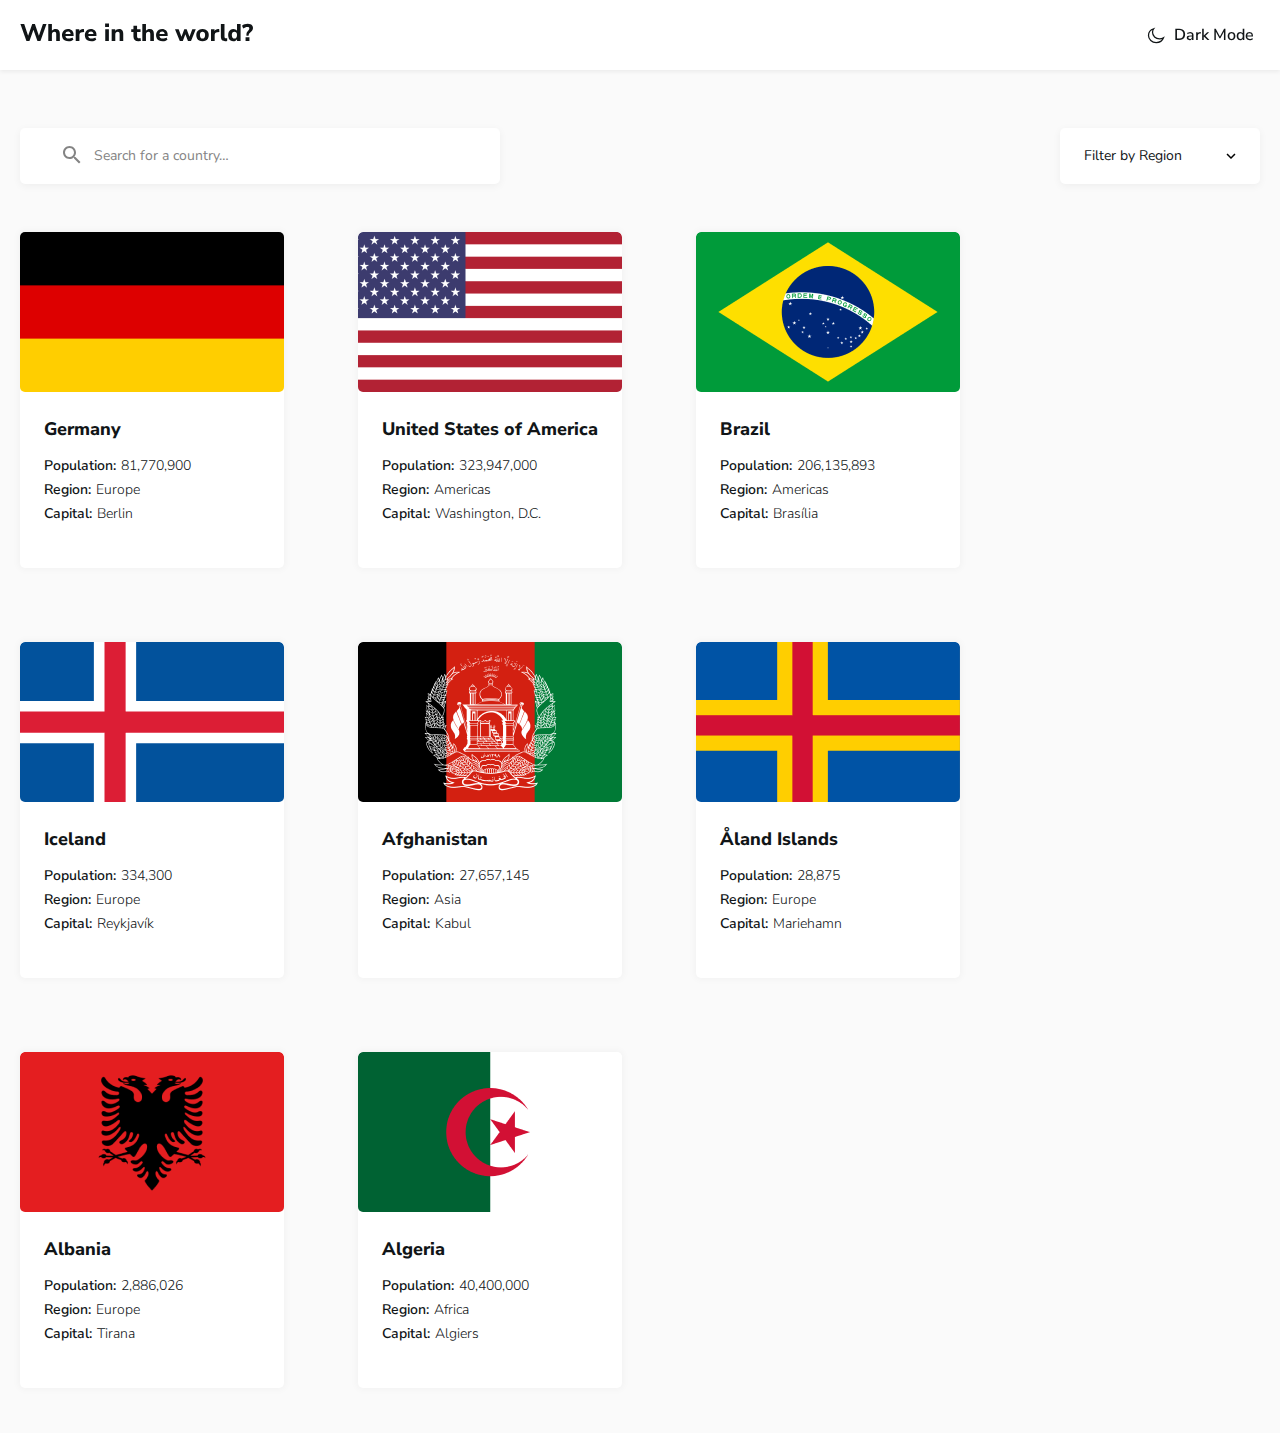
<file: index.html>
<!DOCTYPE html>
<html lang="en">
<head>
    <meta charset="UTF-8">
    <meta http-equiv="X-UA-Compatible" content="IE=edge">
    <meta name="viewport" content="width=device-width, initial-scale=1.0">
    <link rel="stylesheet" href="./css/main.mini.css">
    <!-- <link rel="stylesheet" href="./css/normalize.css"> -->
    <!-- <link rel="stylesheet" href="./css/main.css"> -->
    <title>Flags</title>
</head>
<body>
    <!-- site header started -->
    <header class="site-header">
        <div class="container">
            <div class="site-header__inner">
                <a href="./index.html" class="site-logo">
                    <svg class="logo" width="233" height="19" viewBox="0 0 233 19" xmlns="http://www.w3.org/2000/svg">
                        <path d="M6.432 18L0.408 1.08H4.224L8.112 12.648L12.216 1.08H14.904L18.888 12.84L22.92 1.08H26.52L20.448 18H17.424L13.464 6.768L9.456 18H6.432ZM28.2748 18V1.08H31.8988V7.824C32.3148 7.216 32.8508 6.76 33.5068 6.456C34.1628 6.136 34.8908 5.976 35.6908 5.976C38.4588 5.976 39.8428 7.624 39.8428 10.92V18H36.2188V11.088C36.2188 10.272 36.0668 9.688 35.7628 9.336C35.4588 8.968 35.0108 8.784 34.4188 8.784C33.6508 8.784 33.0348 9.024 32.5708 9.504C32.1228 9.984 31.8988 10.624 31.8988 11.424V18H28.2748ZM48.6683 18.264C47.2763 18.264 46.0763 18.016 45.0683 17.52C44.0763 17.008 43.3083 16.296 42.7643 15.384C42.2363 14.456 41.9723 13.368 41.9723 12.12C41.9723 10.904 42.2283 9.84 42.7402 8.928C43.2683 8 43.9803 7.28 44.8763 6.768C45.7883 6.24 46.8363 5.976 48.0203 5.976C49.7323 5.976 51.0923 6.52 52.1003 7.608C53.1083 8.68 53.6123 10.136 53.6123 11.976V12.888H45.4283C45.5563 13.816 45.8923 14.496 46.4363 14.928C46.9963 15.344 47.7643 15.552 48.7403 15.552C49.3803 15.552 50.0283 15.456 50.6843 15.264C51.3403 15.072 51.9323 14.776 52.4603 14.376L53.4203 16.8C52.8283 17.248 52.1003 17.608 51.2363 17.88C50.3883 18.136 49.5323 18.264 48.6683 18.264ZM48.1643 8.376C47.3963 8.376 46.7723 8.608 46.2923 9.072C45.8283 9.536 45.5403 10.184 45.4283 11.016H50.6123C50.5163 9.256 49.7003 8.376 48.1643 8.376ZM55.7201 18V6.216H59.2721V8.256C59.8321 6.88 61.0321 6.12 62.8721 5.976L63.9281 5.904L64.1441 8.952L62.1041 9.168C60.3121 9.344 59.4161 10.256 59.4161 11.904V18H55.7201ZM71.5198 18.264C70.1278 18.264 68.9278 18.016 67.9198 17.52C66.9278 17.008 66.1598 16.296 65.6158 15.384C65.0878 14.456 64.8238 13.368 64.8238 12.12C64.8238 10.904 65.0798 9.84 65.5918 8.928C66.1198 8 66.8318 7.28 67.7278 6.768C68.6398 6.24 69.6878 5.976 70.8718 5.976C72.5838 5.976 73.9438 6.52 74.9518 7.608C75.9598 8.68 76.4638 10.136 76.4638 11.976V12.888H68.2798C68.4078 13.816 68.7438 14.496 69.2878 14.928C69.8478 15.344 70.6158 15.552 71.5918 15.552C72.2318 15.552 72.8798 15.456 73.5358 15.264C74.1918 15.072 74.7838 14.776 75.3118 14.376L76.2718 16.8C75.6798 17.248 74.9518 17.608 74.0878 17.88C73.2398 18.136 72.3838 18.264 71.5198 18.264ZM71.0158 8.376C70.2478 8.376 69.6238 8.608 69.1438 9.072C68.6798 9.536 68.3918 10.184 68.2798 11.016H73.4638C73.3678 9.256 72.5518 8.376 71.0158 8.376ZM85.1074 3.936V0.551999H89.0194V3.936H85.1074ZM85.2514 18V6.216H88.8754V18H85.2514ZM91.6733 18V6.216H95.2253V7.944C95.6253 7.304 96.1613 6.816 96.8333 6.48C97.5053 6.144 98.2573 5.976 99.0893 5.976C100.481 5.976 101.521 6.384 102.209 7.2C102.897 8 103.241 9.24 103.241 10.92V18H99.6173V11.088C99.6173 10.272 99.4653 9.688 99.1613 9.336C98.8573 8.968 98.4093 8.784 97.8173 8.784C97.0493 8.784 96.4333 9.024 95.9693 9.504C95.5213 9.984 95.2973 10.624 95.2973 11.424V18H91.6733ZM118.41 18.264C115.098 18.264 113.442 16.656 113.442 13.44V8.928H111.21V6.216H113.442V2.76H117.066V6.216H120.546V8.928H117.066V13.296C117.066 13.968 117.218 14.472 117.522 14.808C117.842 15.144 118.346 15.312 119.034 15.312C119.242 15.312 119.458 15.288 119.682 15.24C119.922 15.192 120.178 15.128 120.45 15.048L120.978 17.688C120.642 17.864 120.242 18 119.778 18.096C119.314 18.208 118.858 18.264 118.41 18.264ZM122.33 18V1.08H125.954V7.824C126.37 7.216 126.906 6.76 127.562 6.456C128.218 6.136 128.946 5.976 129.746 5.976C132.514 5.976 133.898 7.624 133.898 10.92V18H130.274V11.088C130.274 10.272 130.122 9.688 129.818 9.336C129.514 8.968 129.066 8.784 128.474 8.784C127.706 8.784 127.09 9.024 126.626 9.504C126.178 9.984 125.954 10.624 125.954 11.424V18H122.33ZM142.723 18.264C141.331 18.264 140.131 18.016 139.123 17.52C138.131 17.008 137.363 16.296 136.819 15.384C136.291 14.456 136.027 13.368 136.027 12.12C136.027 10.904 136.283 9.84 136.795 8.928C137.323 8 138.035 7.28 138.931 6.768C139.843 6.24 140.891 5.976 142.075 5.976C143.787 5.976 145.147 6.52 146.155 7.608C147.163 8.68 147.667 10.136 147.667 11.976V12.888H139.483C139.611 13.816 139.947 14.496 140.491 14.928C141.051 15.344 141.819 15.552 142.795 15.552C143.435 15.552 144.083 15.456 144.739 15.264C145.395 15.072 145.987 14.776 146.515 14.376L147.475 16.8C146.883 17.248 146.155 17.608 145.291 17.88C144.443 18.136 143.587 18.264 142.723 18.264ZM142.219 8.376C141.451 8.376 140.827 8.608 140.347 9.072C139.883 9.536 139.595 10.184 139.483 11.016H144.667C144.571 9.256 143.755 8.376 142.219 8.376ZM159.791 18L154.99 6.216H158.663L161.471 13.776L164.279 6.216H166.679L169.487 13.872L172.295 6.216H175.775L171.023 18H167.951L165.359 11.304L162.839 18H159.791ZM182.509 18.264C181.245 18.264 180.141 18.016 179.197 17.52C178.269 17.008 177.549 16.296 177.037 15.384C176.525 14.456 176.269 13.36 176.269 12.096C176.269 10.848 176.525 9.768 177.037 8.856C177.549 7.928 178.269 7.216 179.197 6.72C180.141 6.224 181.245 5.976 182.509 5.976C183.773 5.976 184.869 6.224 185.797 6.72C186.741 7.216 187.469 7.928 187.981 8.856C188.509 9.768 188.773 10.848 188.773 12.096C188.773 13.36 188.509 14.456 187.981 15.384C187.469 16.296 186.741 17.008 185.797 17.52C184.869 18.016 183.773 18.264 182.509 18.264ZM182.509 15.552C183.277 15.552 183.901 15.272 184.381 14.712C184.877 14.152 185.125 13.28 185.125 12.096C185.125 10.928 184.877 10.072 184.381 9.528C183.901 8.968 183.277 8.688 182.509 8.688C181.741 8.688 181.117 8.968 180.637 9.528C180.157 10.072 179.917 10.928 179.917 12.096C179.917 13.28 180.157 14.152 180.637 14.712C181.117 15.272 181.741 15.552 182.509 15.552ZM190.978 18V6.216H194.53V8.256C195.09 6.88 196.29 6.12 198.13 5.976L199.186 5.904L199.402 8.952L197.362 9.168C195.57 9.344 194.674 10.256 194.674 11.904V18H190.978ZM205.261 18.264C203.741 18.264 202.629 17.872 201.925 17.088C201.221 16.288 200.869 15.104 200.869 13.536V1.08H204.493V13.392C204.493 14.672 205.061 15.312 206.197 15.312C206.373 15.312 206.541 15.304 206.701 15.288C206.877 15.272 207.045 15.24 207.205 15.192L207.157 18C206.549 18.176 205.917 18.264 205.261 18.264ZM213.328 18.264C212.304 18.264 211.4 18.016 210.616 17.52C209.848 17.008 209.248 16.296 208.816 15.384C208.384 14.456 208.168 13.36 208.168 12.096C208.168 10.832 208.384 9.744 208.816 8.832C209.248 7.92 209.848 7.216 210.616 6.72C211.4 6.224 212.304 5.976 213.328 5.976C214.112 5.976 214.832 6.144 215.488 6.48C216.144 6.816 216.64 7.264 216.976 7.824V1.08H220.6V18H217.048V16.224C216.728 16.848 216.232 17.344 215.56 17.712C214.904 18.08 214.16 18.264 213.328 18.264ZM214.408 15.552C215.176 15.552 215.8 15.272 216.28 14.712C216.776 14.152 217.024 13.28 217.024 12.096C217.024 10.928 216.776 10.072 216.28 9.528C215.8 8.968 215.176 8.688 214.408 8.688C213.64 8.688 213.016 8.968 212.536 9.528C212.056 10.072 211.816 10.928 211.816 12.096C211.816 13.28 212.056 14.152 212.536 14.712C213.016 15.272 213.64 15.552 214.408 15.552ZM226.416 12.648V11.52C226.416 10.816 226.544 10.168 226.8 9.576C227.056 8.968 227.496 8.328 228.12 7.656C228.568 7.176 228.88 6.768 229.056 6.432C229.232 6.08 229.32 5.72 229.32 5.352C229.32 4.904 229.152 4.552 228.816 4.296C228.496 4.04 228.032 3.912 227.424 3.912C225.936 3.912 224.536 4.448 223.224 5.52L222.048 2.784C222.752 2.176 223.608 1.696 224.616 1.344C225.624 0.992 226.648 0.816 227.688 0.816C228.744 0.816 229.672 0.992 230.472 1.344C231.272 1.68 231.888 2.16 232.32 2.784C232.768 3.392 232.992 4.104 232.992 4.92C232.992 5.656 232.824 6.336 232.488 6.96C232.168 7.584 231.592 8.24 230.76 8.928C230.008 9.552 229.488 10.096 229.2 10.56C228.928 11.024 228.76 11.472 228.696 11.904L228.576 12.648H226.416ZM225.552 18V14.16H229.44V18H225.552Z" />
                    </svg>
                    
                    
                </a>
                <button type="button" id="icon" class="site-header__btn">Dark Mode</button>            
            </div>
        </div>       
    </header>
    <!-- site header finished -->
    
    <!-- site main started -->
    <main class="site-main">
        <section class="hero">
            <div class="container">
                <h1 class="visually-hidden">Country flag</h1>
                <h2 class="visually-hidden">Country flag list</h2>
                <div class="hero__top">
                    <form class="hero__top-form" action="https://echo.htmlacademy.ru/courses" method="GET">
                        <input class="hero__top-input" type="search" name="user_search" autocomplete="off" aria-label="Search for a country" placeholder="Search for a country…"
                        >
                    </form>
                    <form class="hero__form"  action="https://echo.htmlacademy.ru/courses" method="GET" autocomplete="off">
                        <select class="hero__select" name="user_select">
                            <option value="" hidden>Filter by Region</option>
                            <option value="" >Africa</option>
                            <option value="America">America</option>
                            <option value="Asia">Asia</option>
                            <option value="Europe">Europe</option>
                            <option value="Oceania">Oceania</option>
                            
                        </select>
                        
                        
                    </form>
                    <!-- <div class="hero__desc-wrapper">
                        <p class="hero__top-desc">Filter by Region</p>
                        <div class="hero__desc-list-wrapper">
                            <ul class="hero__desc-list">
                                <li class="hero__desc-item">
                                    <p class="hero__desc-text">Africa</p>
                                </li>
                                <li class="hero__desc-item">
                                    <p class="hero__desc-text">America</p>
                                </li>
                                <li class="hero__desc-item">
                                    <p class="hero__desc-text">Asia</p>
                                </li>
                                <li class="hero__desc-item">
                                    <p class="hero__desc-text">Europe</p>
                                </li>
                                <li class="hero__desc-item">
                                    <p class="hero__desc-text">Oceania</p>
                                </li>
                            </ul>
                        </div>
                    </div> -->
                </div>
                <ul class="hero__list">
                    <li class="hero__item">
                        <a href="./germany.html" class="hero__link">
                            <img class="hero__img" src="./images/germany.png" width="264" height="160"  alt="germanys flag">
                            <div class="hero__title-wrapper">
                                <h3 class="hero__title">Germany</h3>
                                <p class="hero__title-desc">Population:
                                    <span class="hero__title-add">81,770,900</span>
                                </p>
                                <p class="hero__title-desc">Region:
                                    <span class="hero__title-add">Europe</span>
                                </p>
                                <p class="hero__title-desc">Capital:
                                    <span class="hero__title-add">Berlin</span>
                                </p>
                            </div>
                        </a>
                    </li>
                    <li class="hero__item">
                        <a href="./usa.html" class="hero__link">
                            <img class="hero__img" src="./images/usa.png" width="264" height="160" alt="USA flag">
                            <div class="hero__title-wrapper">
                                <h3 class="hero__title">United States of America</h3>
                                <p class="hero__title-desc">Population:
                                    <span class="hero__title-add">323,947,000</span>
                                </p>
                                <p class="hero__title-desc">Region:
                                    <span class="hero__title-add"> Americas</span>
                                </p>
                                <p class="hero__title-desc">Capital:
                                    <span class="hero__title-add">Washington, D.C.</span>
                                </p>
                            </div>
                        </a>
                    </li>
                    <li class="hero__item">
                        <a href="./brazil.html" class="hero__link">
                            <img class="hero__img" src="./images/flag-brazil.png" width="264" height="160" alt="Brazils flag">
                            <div class="hero__title-wrapper">
                                <h3 class="hero__title">Brazil</h3>
                                <p class="hero__title-desc">Population:
                                    <span class="hero__title-add">206,135,893</span>
                                </p>
                                <p class="hero__title-desc">Region:
                                    <span class="hero__title-add">Americas</span>
                                </p>
                                <p class="hero__title-desc">Capital:
                                    <span class="hero__title-add">Brasília</span>
                                </p>
                            </div>
                        </a>
                    </li>
                    <li class="hero__item">
                        <a href="./iceland.html" class="hero__link">
                            <img class="hero__img" src="./images/iceland.png" width="264" height="160" alt="Icelands flag">
                            <div class="hero__title-wrapper">
                                <h3 class="hero__title">Iceland</h3>
                                <p class="hero__title-desc">Population:
                                    <span class="hero__title-add">334,300</span>
                                </p>
                                <p class="hero__title-desc">Region:
                                    <span class="hero__title-add">Europe</span>
                                </p>
                                <p class="hero__title-desc">Capital:
                                    <span class="hero__title-add">Reykjavík</span>
                                </p>
                            </div>
                        </a>
                    </li>
                    <li class="hero__item">
                        <a href="./afganistan.html" class="hero__link">
                            <img class="hero__img" src="./images/Afghanistan.png" width="264" height="160" alt="Afghanistans flag">
                            <div class="hero__title-wrapper">
                                <h3 class="hero__title">Afghanistan</h3>
                                <p class="hero__title-desc">Population:
                                    <span class="hero__title-add">27,657,145</span>
                                </p>
                                <p class="hero__title-desc">Region:
                                    <span class="hero__title-add">Asia</span>
                                </p>
                                <p class="hero__title-desc">Capital:
                                    <span class="hero__title-add">Kabul</span>
                                </p>
                            </div>
                        </a>
                    </li>
                    <li class="hero__item">
                        <a href="./Alandislands.html" class="hero__link">
                            <img class="hero__img" src="./images/alandislands.png" width="264" height="160" alt=" Åland Islands flag">
                            <div class="hero__title-wrapper">
                                <h3 class="hero__title">Åland Islands</h3>
                                <p class="hero__title-desc">Population:
                                    <span class="hero__title-add">28,875</span>
                                </p>
                                <p class="hero__title-desc">Region:
                                    <span class="hero__title-add">
                                        Europe
                                    </span>
                                </p>
                                <p class="hero__title-desc">Capital:
                                    <span class="hero__title-add">
                                        Mariehamn
                                    </span>
                                </p>
                            </div>
                        </a>
                    </li>
                    <li class="hero__item">
                        <a href="./albania.html" class="hero__link">
                            <img class="hero__img" src="./images/albania.png" width="264" height="160" alt="Albania`s flag">
                            <div class="hero__title-wrapper">
                                <h3 class="hero__title">Albania</h3>
                                <p class="hero__title-desc">Population:
                                    <span class="hero__title-add"> 2,886,026</span>
                                </p>
                                <p class="hero__title-desc">Region:
                                    <span class="hero__title-add">Europe</span>
                                </p>
                                <p class="hero__title-desc">Capital:
                                    <span class="hero__title-add">Tirana</span>
                                </p>
                            </div>
                        </a>
                    </li>
                    <li class="hero__item">
                        <a href="./algeria.html" class="hero__link">
                            <img class="hero__img" src="./images/Algeria.png" width="264" height="160" alt="Algeria`s flag">
                            <div class="hero__title-wrapper">
                                <h3 class="hero__title">Algeria</h3>
                                <p class="hero__title-desc">Population:
                                    <span class="hero__title-add">40,400,000</span>
                                </p>
                                <p class="hero__title-desc">Region:
                                    <span class="hero__title-add">Africa</span>
                                </p>
                                <p class="hero__title-desc">Capital:
                                    <span class="hero__title-add">Algiers</span>
                                </p>
                            </div>
                        </a>
                    </li>
                </ul>
                
            </div>
        </section>
    </main>
    
    <!-- site main finished -->
    
    
    
    
    
    <script src="./js/main.js"></script>
</body>
</html>
</file>
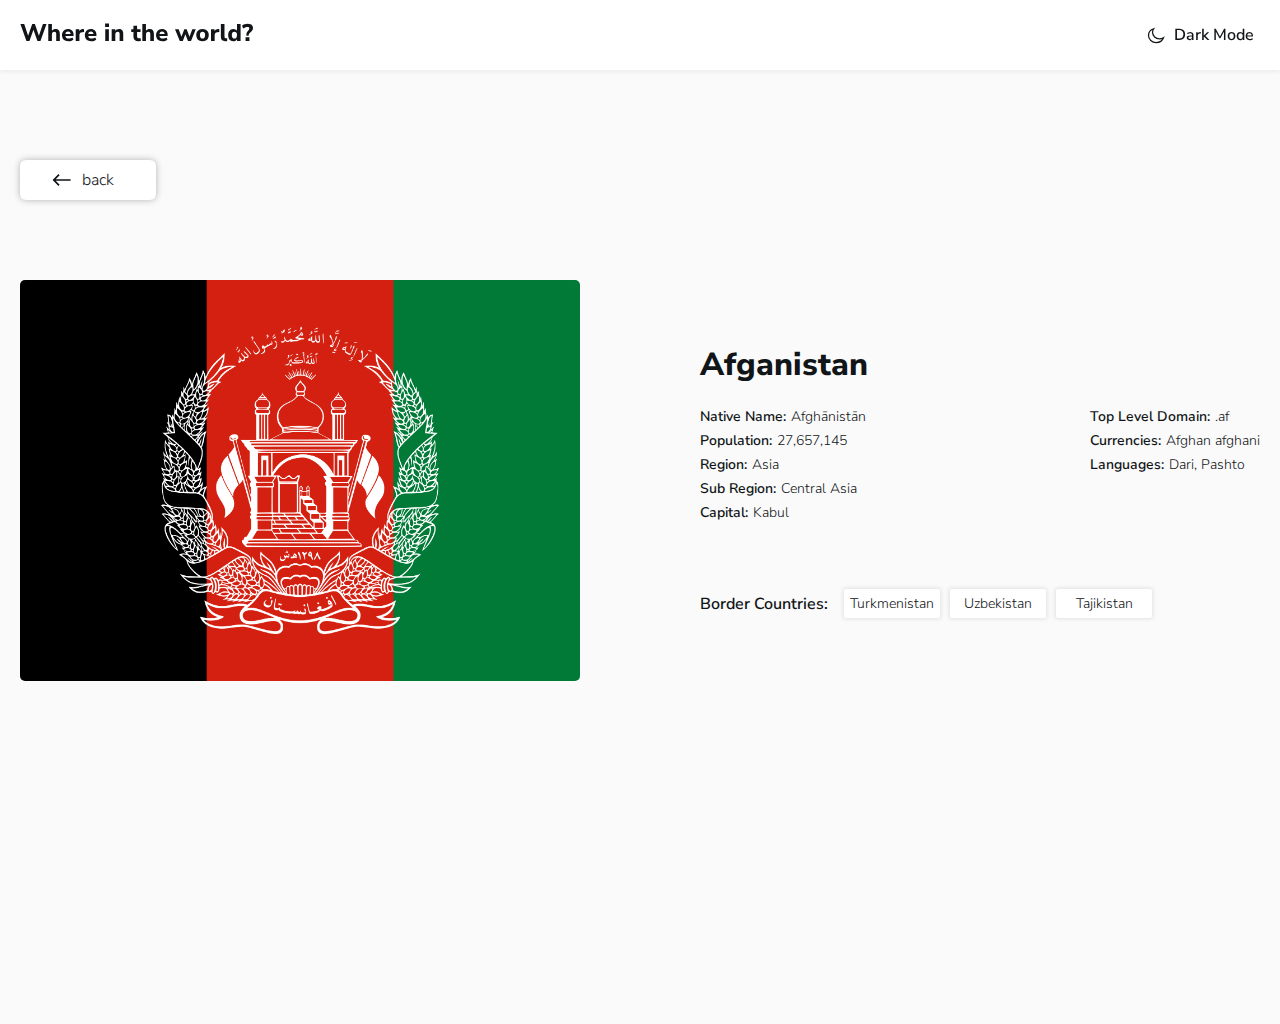
<file: afganistan.html>
<!DOCTYPE html>
<html lang="en">
<head>
    <meta charset="UTF-8">
    <meta http-equiv="X-UA-Compatible" content="IE=edge">
    <meta name="viewport" content="width=device-width, initial-scale=1.0">
    <link rel="stylesheet" href="./css/main.mini.css">
    <!-- <link rel="stylesheet" href="./css/main.css"> -->
    <!-- <link rel="stylesheet" href="./css/normalize.css"> -->
    <title>Afghanistan</title>
</head>
<body>
    
    <header class="site-header">
        <div class="container">
            <div class="site-header__inner">
                <a href="./index.html" class="site-logo">
                    <svg class="logo" width="233" height="19" viewBox="0 0 233 19" xmlns="http://www.w3.org/2000/svg">
                        <path d="M6.432 18L0.408 1.08H4.224L8.112 12.648L12.216 1.08H14.904L18.888 12.84L22.92 1.08H26.52L20.448 18H17.424L13.464 6.768L9.456 18H6.432ZM28.2748 18V1.08H31.8988V7.824C32.3148 7.216 32.8508 6.76 33.5068 6.456C34.1628 6.136 34.8908 5.976 35.6908 5.976C38.4588 5.976 39.8428 7.624 39.8428 10.92V18H36.2188V11.088C36.2188 10.272 36.0668 9.688 35.7628 9.336C35.4588 8.968 35.0108 8.784 34.4188 8.784C33.6508 8.784 33.0348 9.024 32.5708 9.504C32.1228 9.984 31.8988 10.624 31.8988 11.424V18H28.2748ZM48.6683 18.264C47.2763 18.264 46.0763 18.016 45.0683 17.52C44.0763 17.008 43.3083 16.296 42.7643 15.384C42.2363 14.456 41.9723 13.368 41.9723 12.12C41.9723 10.904 42.2283 9.84 42.7402 8.928C43.2683 8 43.9803 7.28 44.8763 6.768C45.7883 6.24 46.8363 5.976 48.0203 5.976C49.7323 5.976 51.0923 6.52 52.1003 7.608C53.1083 8.68 53.6123 10.136 53.6123 11.976V12.888H45.4283C45.5563 13.816 45.8923 14.496 46.4363 14.928C46.9963 15.344 47.7643 15.552 48.7403 15.552C49.3803 15.552 50.0283 15.456 50.6843 15.264C51.3403 15.072 51.9323 14.776 52.4603 14.376L53.4203 16.8C52.8283 17.248 52.1003 17.608 51.2363 17.88C50.3883 18.136 49.5323 18.264 48.6683 18.264ZM48.1643 8.376C47.3963 8.376 46.7723 8.608 46.2923 9.072C45.8283 9.536 45.5403 10.184 45.4283 11.016H50.6123C50.5163 9.256 49.7003 8.376 48.1643 8.376ZM55.7201 18V6.216H59.2721V8.256C59.8321 6.88 61.0321 6.12 62.8721 5.976L63.9281 5.904L64.1441 8.952L62.1041 9.168C60.3121 9.344 59.4161 10.256 59.4161 11.904V18H55.7201ZM71.5198 18.264C70.1278 18.264 68.9278 18.016 67.9198 17.52C66.9278 17.008 66.1598 16.296 65.6158 15.384C65.0878 14.456 64.8238 13.368 64.8238 12.12C64.8238 10.904 65.0798 9.84 65.5918 8.928C66.1198 8 66.8318 7.28 67.7278 6.768C68.6398 6.24 69.6878 5.976 70.8718 5.976C72.5838 5.976 73.9438 6.52 74.9518 7.608C75.9598 8.68 76.4638 10.136 76.4638 11.976V12.888H68.2798C68.4078 13.816 68.7438 14.496 69.2878 14.928C69.8478 15.344 70.6158 15.552 71.5918 15.552C72.2318 15.552 72.8798 15.456 73.5358 15.264C74.1918 15.072 74.7838 14.776 75.3118 14.376L76.2718 16.8C75.6798 17.248 74.9518 17.608 74.0878 17.88C73.2398 18.136 72.3838 18.264 71.5198 18.264ZM71.0158 8.376C70.2478 8.376 69.6238 8.608 69.1438 9.072C68.6798 9.536 68.3918 10.184 68.2798 11.016H73.4638C73.3678 9.256 72.5518 8.376 71.0158 8.376ZM85.1074 3.936V0.551999H89.0194V3.936H85.1074ZM85.2514 18V6.216H88.8754V18H85.2514ZM91.6733 18V6.216H95.2253V7.944C95.6253 7.304 96.1613 6.816 96.8333 6.48C97.5053 6.144 98.2573 5.976 99.0893 5.976C100.481 5.976 101.521 6.384 102.209 7.2C102.897 8 103.241 9.24 103.241 10.92V18H99.6173V11.088C99.6173 10.272 99.4653 9.688 99.1613 9.336C98.8573 8.968 98.4093 8.784 97.8173 8.784C97.0493 8.784 96.4333 9.024 95.9693 9.504C95.5213 9.984 95.2973 10.624 95.2973 11.424V18H91.6733ZM118.41 18.264C115.098 18.264 113.442 16.656 113.442 13.44V8.928H111.21V6.216H113.442V2.76H117.066V6.216H120.546V8.928H117.066V13.296C117.066 13.968 117.218 14.472 117.522 14.808C117.842 15.144 118.346 15.312 119.034 15.312C119.242 15.312 119.458 15.288 119.682 15.24C119.922 15.192 120.178 15.128 120.45 15.048L120.978 17.688C120.642 17.864 120.242 18 119.778 18.096C119.314 18.208 118.858 18.264 118.41 18.264ZM122.33 18V1.08H125.954V7.824C126.37 7.216 126.906 6.76 127.562 6.456C128.218 6.136 128.946 5.976 129.746 5.976C132.514 5.976 133.898 7.624 133.898 10.92V18H130.274V11.088C130.274 10.272 130.122 9.688 129.818 9.336C129.514 8.968 129.066 8.784 128.474 8.784C127.706 8.784 127.09 9.024 126.626 9.504C126.178 9.984 125.954 10.624 125.954 11.424V18H122.33ZM142.723 18.264C141.331 18.264 140.131 18.016 139.123 17.52C138.131 17.008 137.363 16.296 136.819 15.384C136.291 14.456 136.027 13.368 136.027 12.12C136.027 10.904 136.283 9.84 136.795 8.928C137.323 8 138.035 7.28 138.931 6.768C139.843 6.24 140.891 5.976 142.075 5.976C143.787 5.976 145.147 6.52 146.155 7.608C147.163 8.68 147.667 10.136 147.667 11.976V12.888H139.483C139.611 13.816 139.947 14.496 140.491 14.928C141.051 15.344 141.819 15.552 142.795 15.552C143.435 15.552 144.083 15.456 144.739 15.264C145.395 15.072 145.987 14.776 146.515 14.376L147.475 16.8C146.883 17.248 146.155 17.608 145.291 17.88C144.443 18.136 143.587 18.264 142.723 18.264ZM142.219 8.376C141.451 8.376 140.827 8.608 140.347 9.072C139.883 9.536 139.595 10.184 139.483 11.016H144.667C144.571 9.256 143.755 8.376 142.219 8.376ZM159.791 18L154.99 6.216H158.663L161.471 13.776L164.279 6.216H166.679L169.487 13.872L172.295 6.216H175.775L171.023 18H167.951L165.359 11.304L162.839 18H159.791ZM182.509 18.264C181.245 18.264 180.141 18.016 179.197 17.52C178.269 17.008 177.549 16.296 177.037 15.384C176.525 14.456 176.269 13.36 176.269 12.096C176.269 10.848 176.525 9.768 177.037 8.856C177.549 7.928 178.269 7.216 179.197 6.72C180.141 6.224 181.245 5.976 182.509 5.976C183.773 5.976 184.869 6.224 185.797 6.72C186.741 7.216 187.469 7.928 187.981 8.856C188.509 9.768 188.773 10.848 188.773 12.096C188.773 13.36 188.509 14.456 187.981 15.384C187.469 16.296 186.741 17.008 185.797 17.52C184.869 18.016 183.773 18.264 182.509 18.264ZM182.509 15.552C183.277 15.552 183.901 15.272 184.381 14.712C184.877 14.152 185.125 13.28 185.125 12.096C185.125 10.928 184.877 10.072 184.381 9.528C183.901 8.968 183.277 8.688 182.509 8.688C181.741 8.688 181.117 8.968 180.637 9.528C180.157 10.072 179.917 10.928 179.917 12.096C179.917 13.28 180.157 14.152 180.637 14.712C181.117 15.272 181.741 15.552 182.509 15.552ZM190.978 18V6.216H194.53V8.256C195.09 6.88 196.29 6.12 198.13 5.976L199.186 5.904L199.402 8.952L197.362 9.168C195.57 9.344 194.674 10.256 194.674 11.904V18H190.978ZM205.261 18.264C203.741 18.264 202.629 17.872 201.925 17.088C201.221 16.288 200.869 15.104 200.869 13.536V1.08H204.493V13.392C204.493 14.672 205.061 15.312 206.197 15.312C206.373 15.312 206.541 15.304 206.701 15.288C206.877 15.272 207.045 15.24 207.205 15.192L207.157 18C206.549 18.176 205.917 18.264 205.261 18.264ZM213.328 18.264C212.304 18.264 211.4 18.016 210.616 17.52C209.848 17.008 209.248 16.296 208.816 15.384C208.384 14.456 208.168 13.36 208.168 12.096C208.168 10.832 208.384 9.744 208.816 8.832C209.248 7.92 209.848 7.216 210.616 6.72C211.4 6.224 212.304 5.976 213.328 5.976C214.112 5.976 214.832 6.144 215.488 6.48C216.144 6.816 216.64 7.264 216.976 7.824V1.08H220.6V18H217.048V16.224C216.728 16.848 216.232 17.344 215.56 17.712C214.904 18.08 214.16 18.264 213.328 18.264ZM214.408 15.552C215.176 15.552 215.8 15.272 216.28 14.712C216.776 14.152 217.024 13.28 217.024 12.096C217.024 10.928 216.776 10.072 216.28 9.528C215.8 8.968 215.176 8.688 214.408 8.688C213.64 8.688 213.016 8.968 212.536 9.528C212.056 10.072 211.816 10.928 211.816 12.096C211.816 13.28 212.056 14.152 212.536 14.712C213.016 15.272 213.64 15.552 214.408 15.552ZM226.416 12.648V11.52C226.416 10.816 226.544 10.168 226.8 9.576C227.056 8.968 227.496 8.328 228.12 7.656C228.568 7.176 228.88 6.768 229.056 6.432C229.232 6.08 229.32 5.72 229.32 5.352C229.32 4.904 229.152 4.552 228.816 4.296C228.496 4.04 228.032 3.912 227.424 3.912C225.936 3.912 224.536 4.448 223.224 5.52L222.048 2.784C222.752 2.176 223.608 1.696 224.616 1.344C225.624 0.992 226.648 0.816 227.688 0.816C228.744 0.816 229.672 0.992 230.472 1.344C231.272 1.68 231.888 2.16 232.32 2.784C232.768 3.392 232.992 4.104 232.992 4.92C232.992 5.656 232.824 6.336 232.488 6.96C232.168 7.584 231.592 8.24 230.76 8.928C230.008 9.552 229.488 10.096 229.2 10.56C228.928 11.024 228.76 11.472 228.696 11.904L228.576 12.648H226.416ZM225.552 18V14.16H229.44V18H225.552Z" />
                    </svg>
                </a>
                <button type="button" class="site-header__btn">Dark Mode</button>            
            </div>
        </div>       
    </header>
    <main class="site-main">
        <section class="countrys-hero">
            <h1 class="visually-hidden">Afganistan flag</h1>
            <div class="container">
                <a class="hero__back-link" href="./index.html">back</a>
                <div class="hero__countrys-back">
                    <img class="hero__img" src="./images/Afghanistanor.png" width="560" height="401" alt="Icelands flag">
                    <div class="hero__countrys-title-wrapper">
                        <h2 class="hero__countrys-title">Afganistan</h2>
                        <div class="hero__countrys-inner">
                            <div>
                                <p class="hero__title-desc">Native Name:
                                    <span class="hero__title-add">Afghānistān </span>
                                </p>
                                <p class="hero__title-desc hero__title-desc--margin">Population:
                                    <span class="hero__title-add">27,657,145</span>
                                </p>
                                <p class="hero__title-desc">Region:
                                    <span class="hero__title-add"> Asia</span>
                                </p>
                                <p class="hero__title-desc ">Sub Region:
                                    <span class="hero__title-add"> Central Asia </span>
                                </p>
                                <p class="hero__title-desc hero__title-desc--margin">Capital:
                                    <span class="hero__title-add">  Kabul</span>
                                </p>
                            </div>
                            <div>
                                <p class="hero__title-desc">Top Level Domain:
                                    <span class="hero__title-add">.af</span>
                                </p>
                                <p class="hero__title-desc hero__title-desc--margin">Currencies:
                                    <span class="hero__title-add">  Afghan afghani</span>
                                </p>
                                <p class="hero__title-desc">Languages:
                                    <span class="hero__title-add">Dari, Pashto</span>
                                </p>
                            </div>
                            
                        </div>
                        <div class="hero__countrys-border">
                            <h3 class="hero__countrys-border-title">Border Countries:</h3>
                            <a href="#" class="hero__countrys-border-link">Turkmenistan</a>
                            <a href="#" class="hero__countrys-border-link"> Uzbekistan</a>
                            <a href="#" class="hero__countrys-border-link">Tajikistan</a>
                        </div>
                    </div>
                </div>
            </div>
        </section>
    </main>
    <script src="./js/main.js"></script>
</body>
</html>
</file>
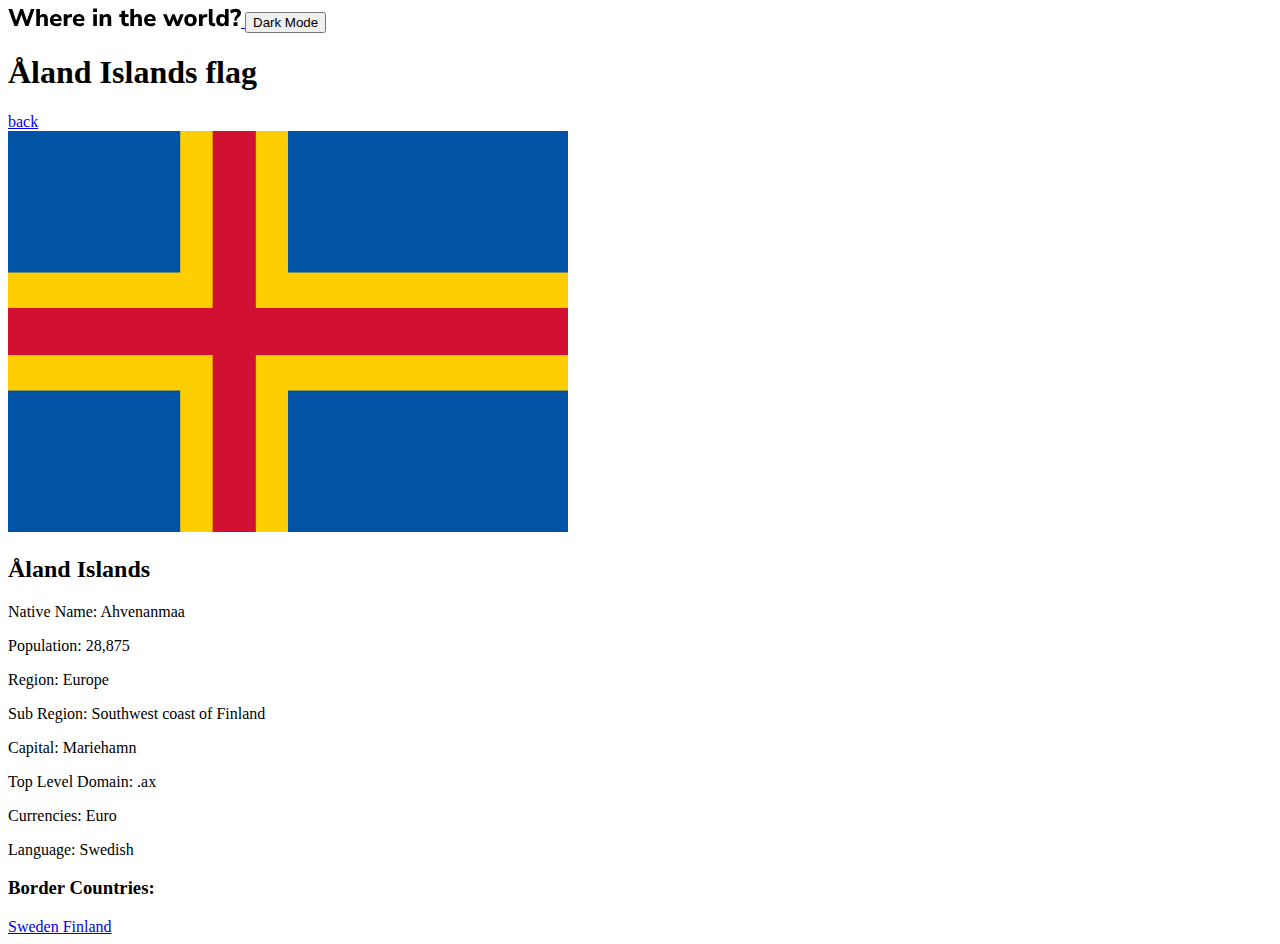
<file: Alandislands.html>
<!DOCTYPE html>
<html lang="en">
<head>
    <meta charset="UTF-8">
    <meta http-equiv="X-UA-Compatible" content="IE=edge">
    <meta name="viewport" content="width=device-width, initial-scale=1.0">
    <!-- <link rel="stylesheet" href="./css/main.mini.css"> -->
    <!-- <link rel="stylesheet" href="./css/main.css"> -->
    <!-- <link rel="stylesheet" href="./css/normalize.css"> -->
    <title>Åland Islands</title>
</head>
<body>
    
    <header class="site-header">
        <div class="container">
            <div class="site-header__inner">
                <a href="./index.html" class="site-logo">
                    <svg class="logo" width="233" height="19" viewBox="0 0 233 19" xmlns="http://www.w3.org/2000/svg">
                        <path d="M6.432 18L0.408 1.08H4.224L8.112 12.648L12.216 1.08H14.904L18.888 12.84L22.92 1.08H26.52L20.448 18H17.424L13.464 6.768L9.456 18H6.432ZM28.2748 18V1.08H31.8988V7.824C32.3148 7.216 32.8508 6.76 33.5068 6.456C34.1628 6.136 34.8908 5.976 35.6908 5.976C38.4588 5.976 39.8428 7.624 39.8428 10.92V18H36.2188V11.088C36.2188 10.272 36.0668 9.688 35.7628 9.336C35.4588 8.968 35.0108 8.784 34.4188 8.784C33.6508 8.784 33.0348 9.024 32.5708 9.504C32.1228 9.984 31.8988 10.624 31.8988 11.424V18H28.2748ZM48.6683 18.264C47.2763 18.264 46.0763 18.016 45.0683 17.52C44.0763 17.008 43.3083 16.296 42.7643 15.384C42.2363 14.456 41.9723 13.368 41.9723 12.12C41.9723 10.904 42.2283 9.84 42.7402 8.928C43.2683 8 43.9803 7.28 44.8763 6.768C45.7883 6.24 46.8363 5.976 48.0203 5.976C49.7323 5.976 51.0923 6.52 52.1003 7.608C53.1083 8.68 53.6123 10.136 53.6123 11.976V12.888H45.4283C45.5563 13.816 45.8923 14.496 46.4363 14.928C46.9963 15.344 47.7643 15.552 48.7403 15.552C49.3803 15.552 50.0283 15.456 50.6843 15.264C51.3403 15.072 51.9323 14.776 52.4603 14.376L53.4203 16.8C52.8283 17.248 52.1003 17.608 51.2363 17.88C50.3883 18.136 49.5323 18.264 48.6683 18.264ZM48.1643 8.376C47.3963 8.376 46.7723 8.608 46.2923 9.072C45.8283 9.536 45.5403 10.184 45.4283 11.016H50.6123C50.5163 9.256 49.7003 8.376 48.1643 8.376ZM55.7201 18V6.216H59.2721V8.256C59.8321 6.88 61.0321 6.12 62.8721 5.976L63.9281 5.904L64.1441 8.952L62.1041 9.168C60.3121 9.344 59.4161 10.256 59.4161 11.904V18H55.7201ZM71.5198 18.264C70.1278 18.264 68.9278 18.016 67.9198 17.52C66.9278 17.008 66.1598 16.296 65.6158 15.384C65.0878 14.456 64.8238 13.368 64.8238 12.12C64.8238 10.904 65.0798 9.84 65.5918 8.928C66.1198 8 66.8318 7.28 67.7278 6.768C68.6398 6.24 69.6878 5.976 70.8718 5.976C72.5838 5.976 73.9438 6.52 74.9518 7.608C75.9598 8.68 76.4638 10.136 76.4638 11.976V12.888H68.2798C68.4078 13.816 68.7438 14.496 69.2878 14.928C69.8478 15.344 70.6158 15.552 71.5918 15.552C72.2318 15.552 72.8798 15.456 73.5358 15.264C74.1918 15.072 74.7838 14.776 75.3118 14.376L76.2718 16.8C75.6798 17.248 74.9518 17.608 74.0878 17.88C73.2398 18.136 72.3838 18.264 71.5198 18.264ZM71.0158 8.376C70.2478 8.376 69.6238 8.608 69.1438 9.072C68.6798 9.536 68.3918 10.184 68.2798 11.016H73.4638C73.3678 9.256 72.5518 8.376 71.0158 8.376ZM85.1074 3.936V0.551999H89.0194V3.936H85.1074ZM85.2514 18V6.216H88.8754V18H85.2514ZM91.6733 18V6.216H95.2253V7.944C95.6253 7.304 96.1613 6.816 96.8333 6.48C97.5053 6.144 98.2573 5.976 99.0893 5.976C100.481 5.976 101.521 6.384 102.209 7.2C102.897 8 103.241 9.24 103.241 10.92V18H99.6173V11.088C99.6173 10.272 99.4653 9.688 99.1613 9.336C98.8573 8.968 98.4093 8.784 97.8173 8.784C97.0493 8.784 96.4333 9.024 95.9693 9.504C95.5213 9.984 95.2973 10.624 95.2973 11.424V18H91.6733ZM118.41 18.264C115.098 18.264 113.442 16.656 113.442 13.44V8.928H111.21V6.216H113.442V2.76H117.066V6.216H120.546V8.928H117.066V13.296C117.066 13.968 117.218 14.472 117.522 14.808C117.842 15.144 118.346 15.312 119.034 15.312C119.242 15.312 119.458 15.288 119.682 15.24C119.922 15.192 120.178 15.128 120.45 15.048L120.978 17.688C120.642 17.864 120.242 18 119.778 18.096C119.314 18.208 118.858 18.264 118.41 18.264ZM122.33 18V1.08H125.954V7.824C126.37 7.216 126.906 6.76 127.562 6.456C128.218 6.136 128.946 5.976 129.746 5.976C132.514 5.976 133.898 7.624 133.898 10.92V18H130.274V11.088C130.274 10.272 130.122 9.688 129.818 9.336C129.514 8.968 129.066 8.784 128.474 8.784C127.706 8.784 127.09 9.024 126.626 9.504C126.178 9.984 125.954 10.624 125.954 11.424V18H122.33ZM142.723 18.264C141.331 18.264 140.131 18.016 139.123 17.52C138.131 17.008 137.363 16.296 136.819 15.384C136.291 14.456 136.027 13.368 136.027 12.12C136.027 10.904 136.283 9.84 136.795 8.928C137.323 8 138.035 7.28 138.931 6.768C139.843 6.24 140.891 5.976 142.075 5.976C143.787 5.976 145.147 6.52 146.155 7.608C147.163 8.68 147.667 10.136 147.667 11.976V12.888H139.483C139.611 13.816 139.947 14.496 140.491 14.928C141.051 15.344 141.819 15.552 142.795 15.552C143.435 15.552 144.083 15.456 144.739 15.264C145.395 15.072 145.987 14.776 146.515 14.376L147.475 16.8C146.883 17.248 146.155 17.608 145.291 17.88C144.443 18.136 143.587 18.264 142.723 18.264ZM142.219 8.376C141.451 8.376 140.827 8.608 140.347 9.072C139.883 9.536 139.595 10.184 139.483 11.016H144.667C144.571 9.256 143.755 8.376 142.219 8.376ZM159.791 18L154.99 6.216H158.663L161.471 13.776L164.279 6.216H166.679L169.487 13.872L172.295 6.216H175.775L171.023 18H167.951L165.359 11.304L162.839 18H159.791ZM182.509 18.264C181.245 18.264 180.141 18.016 179.197 17.52C178.269 17.008 177.549 16.296 177.037 15.384C176.525 14.456 176.269 13.36 176.269 12.096C176.269 10.848 176.525 9.768 177.037 8.856C177.549 7.928 178.269 7.216 179.197 6.72C180.141 6.224 181.245 5.976 182.509 5.976C183.773 5.976 184.869 6.224 185.797 6.72C186.741 7.216 187.469 7.928 187.981 8.856C188.509 9.768 188.773 10.848 188.773 12.096C188.773 13.36 188.509 14.456 187.981 15.384C187.469 16.296 186.741 17.008 185.797 17.52C184.869 18.016 183.773 18.264 182.509 18.264ZM182.509 15.552C183.277 15.552 183.901 15.272 184.381 14.712C184.877 14.152 185.125 13.28 185.125 12.096C185.125 10.928 184.877 10.072 184.381 9.528C183.901 8.968 183.277 8.688 182.509 8.688C181.741 8.688 181.117 8.968 180.637 9.528C180.157 10.072 179.917 10.928 179.917 12.096C179.917 13.28 180.157 14.152 180.637 14.712C181.117 15.272 181.741 15.552 182.509 15.552ZM190.978 18V6.216H194.53V8.256C195.09 6.88 196.29 6.12 198.13 5.976L199.186 5.904L199.402 8.952L197.362 9.168C195.57 9.344 194.674 10.256 194.674 11.904V18H190.978ZM205.261 18.264C203.741 18.264 202.629 17.872 201.925 17.088C201.221 16.288 200.869 15.104 200.869 13.536V1.08H204.493V13.392C204.493 14.672 205.061 15.312 206.197 15.312C206.373 15.312 206.541 15.304 206.701 15.288C206.877 15.272 207.045 15.24 207.205 15.192L207.157 18C206.549 18.176 205.917 18.264 205.261 18.264ZM213.328 18.264C212.304 18.264 211.4 18.016 210.616 17.52C209.848 17.008 209.248 16.296 208.816 15.384C208.384 14.456 208.168 13.36 208.168 12.096C208.168 10.832 208.384 9.744 208.816 8.832C209.248 7.92 209.848 7.216 210.616 6.72C211.4 6.224 212.304 5.976 213.328 5.976C214.112 5.976 214.832 6.144 215.488 6.48C216.144 6.816 216.64 7.264 216.976 7.824V1.08H220.6V18H217.048V16.224C216.728 16.848 216.232 17.344 215.56 17.712C214.904 18.08 214.16 18.264 213.328 18.264ZM214.408 15.552C215.176 15.552 215.8 15.272 216.28 14.712C216.776 14.152 217.024 13.28 217.024 12.096C217.024 10.928 216.776 10.072 216.28 9.528C215.8 8.968 215.176 8.688 214.408 8.688C213.64 8.688 213.016 8.968 212.536 9.528C212.056 10.072 211.816 10.928 211.816 12.096C211.816 13.28 212.056 14.152 212.536 14.712C213.016 15.272 213.64 15.552 214.408 15.552ZM226.416 12.648V11.52C226.416 10.816 226.544 10.168 226.8 9.576C227.056 8.968 227.496 8.328 228.12 7.656C228.568 7.176 228.88 6.768 229.056 6.432C229.232 6.08 229.32 5.72 229.32 5.352C229.32 4.904 229.152 4.552 228.816 4.296C228.496 4.04 228.032 3.912 227.424 3.912C225.936 3.912 224.536 4.448 223.224 5.52L222.048 2.784C222.752 2.176 223.608 1.696 224.616 1.344C225.624 0.992 226.648 0.816 227.688 0.816C228.744 0.816 229.672 0.992 230.472 1.344C231.272 1.68 231.888 2.16 232.32 2.784C232.768 3.392 232.992 4.104 232.992 4.92C232.992 5.656 232.824 6.336 232.488 6.96C232.168 7.584 231.592 8.24 230.76 8.928C230.008 9.552 229.488 10.096 229.2 10.56C228.928 11.024 228.76 11.472 228.696 11.904L228.576 12.648H226.416ZM225.552 18V14.16H229.44V18H225.552Z" />
                    </svg>
                </a>
                <button type="button" class="site-header__btn">Dark Mode</button>            
            </div>
        </div>       
    </header>
    <main class="site-main">
        <section class="countrys-hero">
            <h1 class="visually-hidden">Åland Islands flag</h1>
            <div class="container">
                <a class="hero__back-link" href="./index.html">back</a>
                <div class="hero__countrys-back">
                    <img class="hero__img" src="./images/ÅlandIslandor.png" width="560" height="401" alt="Icelands flag">
                    <div class="hero__countrys-title-wrapper">
                        <h2 class="hero__countrys-title">Åland Islands</h2>
                        <div class="hero__countrys-inner">
                            <div>
                                <p class="hero__title-desc">Native Name:
                                    <span class="hero__title-add">Ahvenanmaa </span>
                                </p>
                                <p class="hero__title-desc hero__title-desc--margin">Population:
                                    <span class="hero__title-add">28,875</span>
                                </p>
                                <p class="hero__title-desc">Region:
                                    <span class="hero__title-add"> Europe</span>
                                </p>
                                <p class="hero__title-desc ">Sub Region:
                                    <span class="hero__title-add"> Southwest coast of Finland </span>
                                </p>
                                <p class="hero__title-desc hero__title-desc--margin">Capital:
                                    <span class="hero__title-add">  Mariehamn</span>
                                </p>
                            </div>
                            <div>
                                <p class="hero__title-desc">Top Level Domain:
                                    <span class="hero__title-add">.ax</span>
                                </p>
                                <p class="hero__title-desc hero__title-desc--margin">Currencies:
                                    <span class="hero__title-add">  Euro</span>
                                </p>
                                <p class="hero__title-desc">Language:
                                    <span class="hero__title-add"> Swedish</span>
                                </p>
                            </div>
                            
                        </div>
                        <div class="hero__countrys-border">
                            <h3 class="hero__countrys-border-title">Border Countries:</h3>
                            <a href="#" class="hero__countrys-border-link">Sweden </a>
                            <a href="#" class="hero__countrys-border-link"> Finland</a>
                            
                        </div>
                    </div>
                </div>
            </div>
        </section>
    </main>
    <script src="./js/main.js"></script>
</body>
</html>
</file>
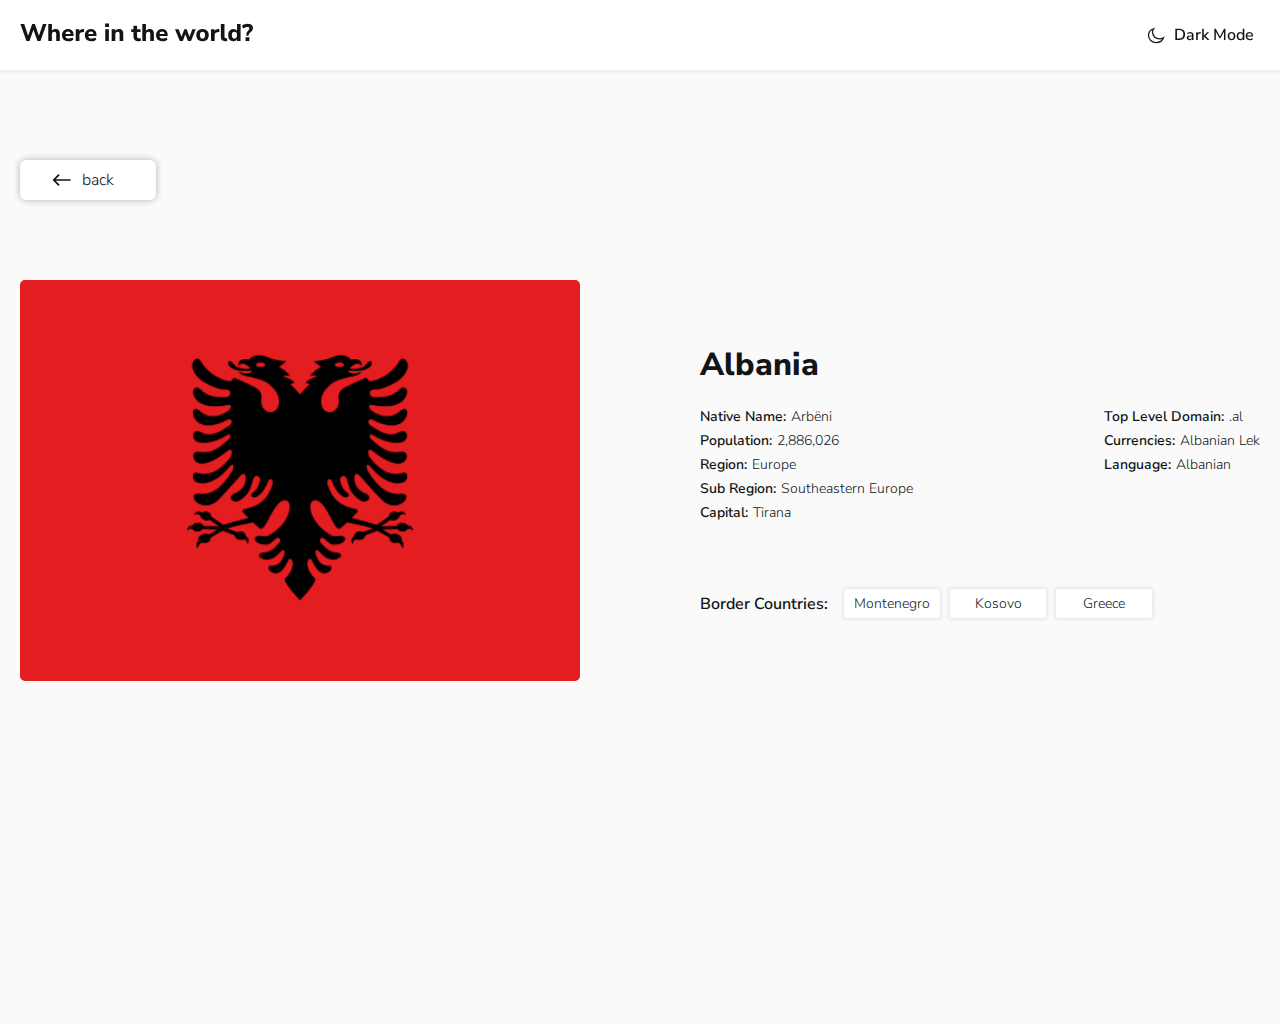
<file: albania.html>
<!DOCTYPE html>
<html lang="en">
<head>
    <meta charset="UTF-8">
    <meta http-equiv="X-UA-Compatible" content="IE=edge">
    <meta name="viewport" content="width=device-width, initial-scale=1.0">
    <link rel="stylesheet" href="./css/main.mini.css">
    <!-- <link rel="stylesheet" href="./css/main.css/"> -->
    <!-- <link rel="stylesheet" href="./css/normalize.css"> -->
    <title>Albania</title>
</head>
<body>
    
    <header class="site-header">
        <div class="container">
            <div class="site-header__inner">
                <a href="./index.html" class="site-logo">
                    <svg class="logo" width="233" height="19" viewBox="0 0 233 19" xmlns="http://www.w3.org/2000/svg">
                        <path d="M6.432 18L0.408 1.08H4.224L8.112 12.648L12.216 1.08H14.904L18.888 12.84L22.92 1.08H26.52L20.448 18H17.424L13.464 6.768L9.456 18H6.432ZM28.2748 18V1.08H31.8988V7.824C32.3148 7.216 32.8508 6.76 33.5068 6.456C34.1628 6.136 34.8908 5.976 35.6908 5.976C38.4588 5.976 39.8428 7.624 39.8428 10.92V18H36.2188V11.088C36.2188 10.272 36.0668 9.688 35.7628 9.336C35.4588 8.968 35.0108 8.784 34.4188 8.784C33.6508 8.784 33.0348 9.024 32.5708 9.504C32.1228 9.984 31.8988 10.624 31.8988 11.424V18H28.2748ZM48.6683 18.264C47.2763 18.264 46.0763 18.016 45.0683 17.52C44.0763 17.008 43.3083 16.296 42.7643 15.384C42.2363 14.456 41.9723 13.368 41.9723 12.12C41.9723 10.904 42.2283 9.84 42.7402 8.928C43.2683 8 43.9803 7.28 44.8763 6.768C45.7883 6.24 46.8363 5.976 48.0203 5.976C49.7323 5.976 51.0923 6.52 52.1003 7.608C53.1083 8.68 53.6123 10.136 53.6123 11.976V12.888H45.4283C45.5563 13.816 45.8923 14.496 46.4363 14.928C46.9963 15.344 47.7643 15.552 48.7403 15.552C49.3803 15.552 50.0283 15.456 50.6843 15.264C51.3403 15.072 51.9323 14.776 52.4603 14.376L53.4203 16.8C52.8283 17.248 52.1003 17.608 51.2363 17.88C50.3883 18.136 49.5323 18.264 48.6683 18.264ZM48.1643 8.376C47.3963 8.376 46.7723 8.608 46.2923 9.072C45.8283 9.536 45.5403 10.184 45.4283 11.016H50.6123C50.5163 9.256 49.7003 8.376 48.1643 8.376ZM55.7201 18V6.216H59.2721V8.256C59.8321 6.88 61.0321 6.12 62.8721 5.976L63.9281 5.904L64.1441 8.952L62.1041 9.168C60.3121 9.344 59.4161 10.256 59.4161 11.904V18H55.7201ZM71.5198 18.264C70.1278 18.264 68.9278 18.016 67.9198 17.52C66.9278 17.008 66.1598 16.296 65.6158 15.384C65.0878 14.456 64.8238 13.368 64.8238 12.12C64.8238 10.904 65.0798 9.84 65.5918 8.928C66.1198 8 66.8318 7.28 67.7278 6.768C68.6398 6.24 69.6878 5.976 70.8718 5.976C72.5838 5.976 73.9438 6.52 74.9518 7.608C75.9598 8.68 76.4638 10.136 76.4638 11.976V12.888H68.2798C68.4078 13.816 68.7438 14.496 69.2878 14.928C69.8478 15.344 70.6158 15.552 71.5918 15.552C72.2318 15.552 72.8798 15.456 73.5358 15.264C74.1918 15.072 74.7838 14.776 75.3118 14.376L76.2718 16.8C75.6798 17.248 74.9518 17.608 74.0878 17.88C73.2398 18.136 72.3838 18.264 71.5198 18.264ZM71.0158 8.376C70.2478 8.376 69.6238 8.608 69.1438 9.072C68.6798 9.536 68.3918 10.184 68.2798 11.016H73.4638C73.3678 9.256 72.5518 8.376 71.0158 8.376ZM85.1074 3.936V0.551999H89.0194V3.936H85.1074ZM85.2514 18V6.216H88.8754V18H85.2514ZM91.6733 18V6.216H95.2253V7.944C95.6253 7.304 96.1613 6.816 96.8333 6.48C97.5053 6.144 98.2573 5.976 99.0893 5.976C100.481 5.976 101.521 6.384 102.209 7.2C102.897 8 103.241 9.24 103.241 10.92V18H99.6173V11.088C99.6173 10.272 99.4653 9.688 99.1613 9.336C98.8573 8.968 98.4093 8.784 97.8173 8.784C97.0493 8.784 96.4333 9.024 95.9693 9.504C95.5213 9.984 95.2973 10.624 95.2973 11.424V18H91.6733ZM118.41 18.264C115.098 18.264 113.442 16.656 113.442 13.44V8.928H111.21V6.216H113.442V2.76H117.066V6.216H120.546V8.928H117.066V13.296C117.066 13.968 117.218 14.472 117.522 14.808C117.842 15.144 118.346 15.312 119.034 15.312C119.242 15.312 119.458 15.288 119.682 15.24C119.922 15.192 120.178 15.128 120.45 15.048L120.978 17.688C120.642 17.864 120.242 18 119.778 18.096C119.314 18.208 118.858 18.264 118.41 18.264ZM122.33 18V1.08H125.954V7.824C126.37 7.216 126.906 6.76 127.562 6.456C128.218 6.136 128.946 5.976 129.746 5.976C132.514 5.976 133.898 7.624 133.898 10.92V18H130.274V11.088C130.274 10.272 130.122 9.688 129.818 9.336C129.514 8.968 129.066 8.784 128.474 8.784C127.706 8.784 127.09 9.024 126.626 9.504C126.178 9.984 125.954 10.624 125.954 11.424V18H122.33ZM142.723 18.264C141.331 18.264 140.131 18.016 139.123 17.52C138.131 17.008 137.363 16.296 136.819 15.384C136.291 14.456 136.027 13.368 136.027 12.12C136.027 10.904 136.283 9.84 136.795 8.928C137.323 8 138.035 7.28 138.931 6.768C139.843 6.24 140.891 5.976 142.075 5.976C143.787 5.976 145.147 6.52 146.155 7.608C147.163 8.68 147.667 10.136 147.667 11.976V12.888H139.483C139.611 13.816 139.947 14.496 140.491 14.928C141.051 15.344 141.819 15.552 142.795 15.552C143.435 15.552 144.083 15.456 144.739 15.264C145.395 15.072 145.987 14.776 146.515 14.376L147.475 16.8C146.883 17.248 146.155 17.608 145.291 17.88C144.443 18.136 143.587 18.264 142.723 18.264ZM142.219 8.376C141.451 8.376 140.827 8.608 140.347 9.072C139.883 9.536 139.595 10.184 139.483 11.016H144.667C144.571 9.256 143.755 8.376 142.219 8.376ZM159.791 18L154.99 6.216H158.663L161.471 13.776L164.279 6.216H166.679L169.487 13.872L172.295 6.216H175.775L171.023 18H167.951L165.359 11.304L162.839 18H159.791ZM182.509 18.264C181.245 18.264 180.141 18.016 179.197 17.52C178.269 17.008 177.549 16.296 177.037 15.384C176.525 14.456 176.269 13.36 176.269 12.096C176.269 10.848 176.525 9.768 177.037 8.856C177.549 7.928 178.269 7.216 179.197 6.72C180.141 6.224 181.245 5.976 182.509 5.976C183.773 5.976 184.869 6.224 185.797 6.72C186.741 7.216 187.469 7.928 187.981 8.856C188.509 9.768 188.773 10.848 188.773 12.096C188.773 13.36 188.509 14.456 187.981 15.384C187.469 16.296 186.741 17.008 185.797 17.52C184.869 18.016 183.773 18.264 182.509 18.264ZM182.509 15.552C183.277 15.552 183.901 15.272 184.381 14.712C184.877 14.152 185.125 13.28 185.125 12.096C185.125 10.928 184.877 10.072 184.381 9.528C183.901 8.968 183.277 8.688 182.509 8.688C181.741 8.688 181.117 8.968 180.637 9.528C180.157 10.072 179.917 10.928 179.917 12.096C179.917 13.28 180.157 14.152 180.637 14.712C181.117 15.272 181.741 15.552 182.509 15.552ZM190.978 18V6.216H194.53V8.256C195.09 6.88 196.29 6.12 198.13 5.976L199.186 5.904L199.402 8.952L197.362 9.168C195.57 9.344 194.674 10.256 194.674 11.904V18H190.978ZM205.261 18.264C203.741 18.264 202.629 17.872 201.925 17.088C201.221 16.288 200.869 15.104 200.869 13.536V1.08H204.493V13.392C204.493 14.672 205.061 15.312 206.197 15.312C206.373 15.312 206.541 15.304 206.701 15.288C206.877 15.272 207.045 15.24 207.205 15.192L207.157 18C206.549 18.176 205.917 18.264 205.261 18.264ZM213.328 18.264C212.304 18.264 211.4 18.016 210.616 17.52C209.848 17.008 209.248 16.296 208.816 15.384C208.384 14.456 208.168 13.36 208.168 12.096C208.168 10.832 208.384 9.744 208.816 8.832C209.248 7.92 209.848 7.216 210.616 6.72C211.4 6.224 212.304 5.976 213.328 5.976C214.112 5.976 214.832 6.144 215.488 6.48C216.144 6.816 216.64 7.264 216.976 7.824V1.08H220.6V18H217.048V16.224C216.728 16.848 216.232 17.344 215.56 17.712C214.904 18.08 214.16 18.264 213.328 18.264ZM214.408 15.552C215.176 15.552 215.8 15.272 216.28 14.712C216.776 14.152 217.024 13.28 217.024 12.096C217.024 10.928 216.776 10.072 216.28 9.528C215.8 8.968 215.176 8.688 214.408 8.688C213.64 8.688 213.016 8.968 212.536 9.528C212.056 10.072 211.816 10.928 211.816 12.096C211.816 13.28 212.056 14.152 212.536 14.712C213.016 15.272 213.64 15.552 214.408 15.552ZM226.416 12.648V11.52C226.416 10.816 226.544 10.168 226.8 9.576C227.056 8.968 227.496 8.328 228.12 7.656C228.568 7.176 228.88 6.768 229.056 6.432C229.232 6.08 229.32 5.72 229.32 5.352C229.32 4.904 229.152 4.552 228.816 4.296C228.496 4.04 228.032 3.912 227.424 3.912C225.936 3.912 224.536 4.448 223.224 5.52L222.048 2.784C222.752 2.176 223.608 1.696 224.616 1.344C225.624 0.992 226.648 0.816 227.688 0.816C228.744 0.816 229.672 0.992 230.472 1.344C231.272 1.68 231.888 2.16 232.32 2.784C232.768 3.392 232.992 4.104 232.992 4.92C232.992 5.656 232.824 6.336 232.488 6.96C232.168 7.584 231.592 8.24 230.76 8.928C230.008 9.552 229.488 10.096 229.2 10.56C228.928 11.024 228.76 11.472 228.696 11.904L228.576 12.648H226.416ZM225.552 18V14.16H229.44V18H225.552Z" />
                    </svg>
                </a>
                <button type="button" class="site-header__btn">Dark Mode</button>            
            </div>
        </div>       
    </header>
    <main class="site-main">
        <section class="countrys-hero">
            <h1 class="visually-hidden">Albanias flag</h1>
            <div class="container">
                <a class="hero__back-link" href="./index.html">back</a>
                <div class="hero__countrys-back">
                    <img class="hero__img" src="./images/albaniaor.png" width="560" height="401" alt="Albanias flag">
                    <div class="hero__countrys-title-wrapper">
                        <h2 class="hero__countrys-title">Albania</h2>
                        <div class="hero__countrys-inner">
                            <div>
                                <p class="hero__title-desc">Native Name:
                                    <span class="hero__title-add">Arbëni </span>
                                </p>
                                <p class="hero__title-desc hero__title-desc--margin">Population:
                                    <span class="hero__title-add">2,886,026</span>
                                </p>
                                <p class="hero__title-desc">Region:
                                    <span class="hero__title-add">Europe</span>
                                </p>
                                <p class="hero__title-desc ">Sub Region:
                                    <span class="hero__title-add"> Southeastern Europe</span>
                                </p>
                                <p class="hero__title-desc hero__title-desc--margin">Capital:
                                    <span class="hero__title-add">Tirana</span>
                                </p>
                            </div>
                            <div>
                                <p class="hero__title-desc">Top Level Domain:
                                    <span class="hero__title-add">.al</span>
                                </p>
                                <p class="hero__title-desc hero__title-desc--margin">Currencies:
                                    <span class="hero__title-add">Albanian Lek</span>
                                </p>
                                <p class="hero__title-desc">Language:
                                    <span class="hero__title-add">Albanian</span>
                                </p>
                            </div>
                            
                        </div>
                        <div class="hero__countrys-border">
                            <h3 class="hero__countrys-border-title">Border Countries:</h3>
                            <a href="#" class="hero__countrys-border-link">Montenegro</a>
                            <a href="#" class="hero__countrys-border-link">Kosovo </a>
                            <a href="#" class="hero__countrys-border-link">Greece </a>
                        </div>
                    </div>
                </div>
            </div>
        </section>
    </main>
    <script src="./js/main.js"></script>
</body>
</html>
</file>
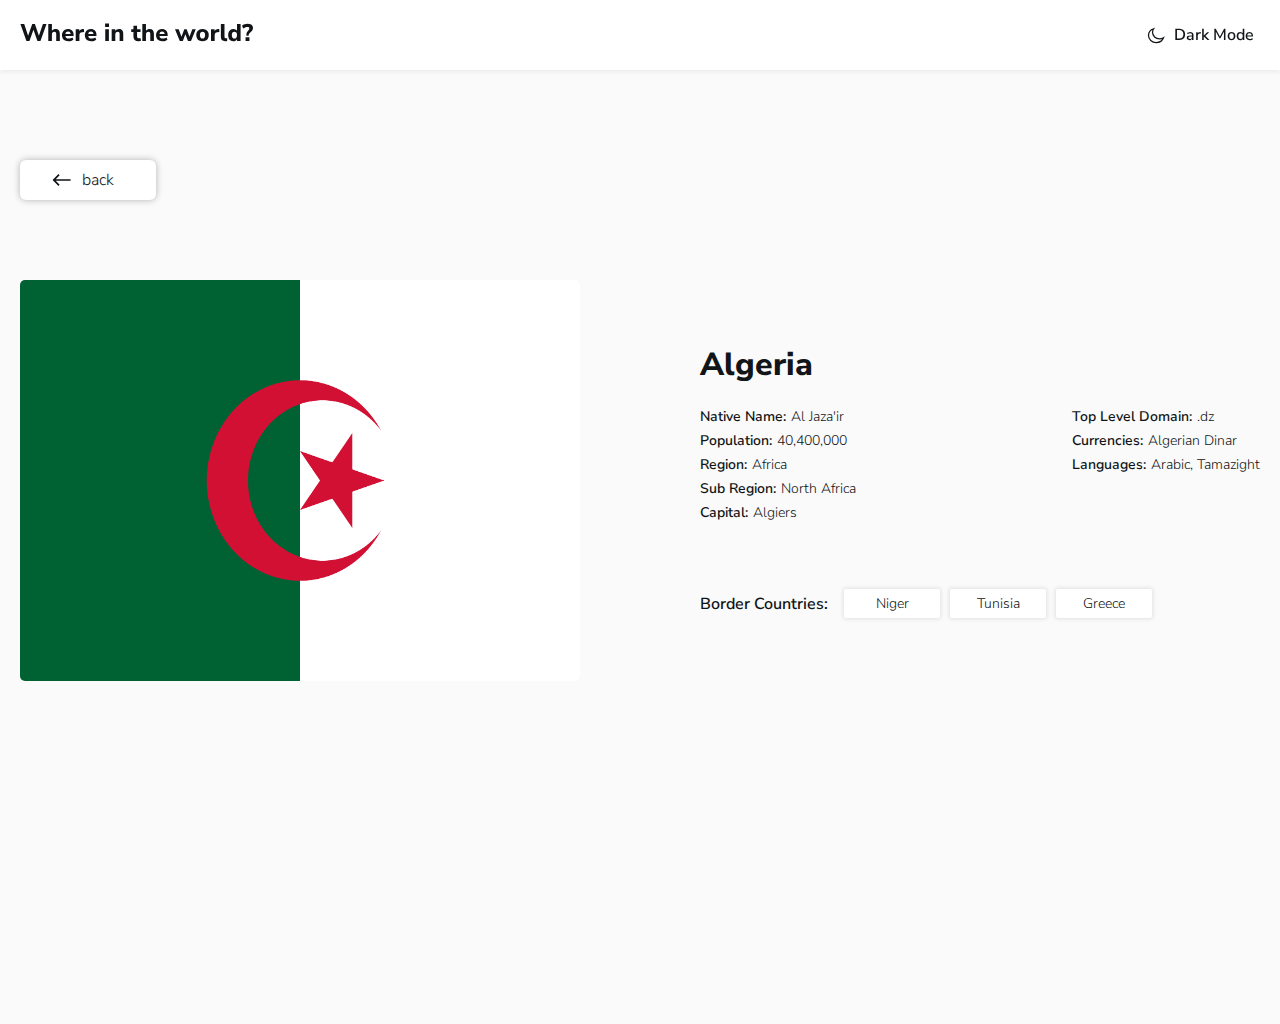
<file: algeria.html>
<!DOCTYPE html>
<html lang="en">
<head>
    <meta charset="UTF-8">
    <meta http-equiv="X-UA-Compatible" content="IE=edge">
    <meta name="viewport" content="width=device-width, initial-scale=1.0">
    <link rel="stylesheet" href="./css/main.mini.css">
    <!-- <link rel="stylesheet" href="./css/main.css"> -->
    <!-- <link rel="stylesheet" href="./css/normalize.css"> -->
    <title>Algeria</title>
</head>
<body>
    
    <header class="site-header">
        <div class="container">
            <div class="site-header__inner">
                <a href="./index.html" class="site-logo">
                    <svg class="logo" width="233" height="19" viewBox="0 0 233 19" xmlns="http://www.w3.org/2000/svg">
                        <path d="M6.432 18L0.408 1.08H4.224L8.112 12.648L12.216 1.08H14.904L18.888 12.84L22.92 1.08H26.52L20.448 18H17.424L13.464 6.768L9.456 18H6.432ZM28.2748 18V1.08H31.8988V7.824C32.3148 7.216 32.8508 6.76 33.5068 6.456C34.1628 6.136 34.8908 5.976 35.6908 5.976C38.4588 5.976 39.8428 7.624 39.8428 10.92V18H36.2188V11.088C36.2188 10.272 36.0668 9.688 35.7628 9.336C35.4588 8.968 35.0108 8.784 34.4188 8.784C33.6508 8.784 33.0348 9.024 32.5708 9.504C32.1228 9.984 31.8988 10.624 31.8988 11.424V18H28.2748ZM48.6683 18.264C47.2763 18.264 46.0763 18.016 45.0683 17.52C44.0763 17.008 43.3083 16.296 42.7643 15.384C42.2363 14.456 41.9723 13.368 41.9723 12.12C41.9723 10.904 42.2283 9.84 42.7402 8.928C43.2683 8 43.9803 7.28 44.8763 6.768C45.7883 6.24 46.8363 5.976 48.0203 5.976C49.7323 5.976 51.0923 6.52 52.1003 7.608C53.1083 8.68 53.6123 10.136 53.6123 11.976V12.888H45.4283C45.5563 13.816 45.8923 14.496 46.4363 14.928C46.9963 15.344 47.7643 15.552 48.7403 15.552C49.3803 15.552 50.0283 15.456 50.6843 15.264C51.3403 15.072 51.9323 14.776 52.4603 14.376L53.4203 16.8C52.8283 17.248 52.1003 17.608 51.2363 17.88C50.3883 18.136 49.5323 18.264 48.6683 18.264ZM48.1643 8.376C47.3963 8.376 46.7723 8.608 46.2923 9.072C45.8283 9.536 45.5403 10.184 45.4283 11.016H50.6123C50.5163 9.256 49.7003 8.376 48.1643 8.376ZM55.7201 18V6.216H59.2721V8.256C59.8321 6.88 61.0321 6.12 62.8721 5.976L63.9281 5.904L64.1441 8.952L62.1041 9.168C60.3121 9.344 59.4161 10.256 59.4161 11.904V18H55.7201ZM71.5198 18.264C70.1278 18.264 68.9278 18.016 67.9198 17.52C66.9278 17.008 66.1598 16.296 65.6158 15.384C65.0878 14.456 64.8238 13.368 64.8238 12.12C64.8238 10.904 65.0798 9.84 65.5918 8.928C66.1198 8 66.8318 7.28 67.7278 6.768C68.6398 6.24 69.6878 5.976 70.8718 5.976C72.5838 5.976 73.9438 6.52 74.9518 7.608C75.9598 8.68 76.4638 10.136 76.4638 11.976V12.888H68.2798C68.4078 13.816 68.7438 14.496 69.2878 14.928C69.8478 15.344 70.6158 15.552 71.5918 15.552C72.2318 15.552 72.8798 15.456 73.5358 15.264C74.1918 15.072 74.7838 14.776 75.3118 14.376L76.2718 16.8C75.6798 17.248 74.9518 17.608 74.0878 17.88C73.2398 18.136 72.3838 18.264 71.5198 18.264ZM71.0158 8.376C70.2478 8.376 69.6238 8.608 69.1438 9.072C68.6798 9.536 68.3918 10.184 68.2798 11.016H73.4638C73.3678 9.256 72.5518 8.376 71.0158 8.376ZM85.1074 3.936V0.551999H89.0194V3.936H85.1074ZM85.2514 18V6.216H88.8754V18H85.2514ZM91.6733 18V6.216H95.2253V7.944C95.6253 7.304 96.1613 6.816 96.8333 6.48C97.5053 6.144 98.2573 5.976 99.0893 5.976C100.481 5.976 101.521 6.384 102.209 7.2C102.897 8 103.241 9.24 103.241 10.92V18H99.6173V11.088C99.6173 10.272 99.4653 9.688 99.1613 9.336C98.8573 8.968 98.4093 8.784 97.8173 8.784C97.0493 8.784 96.4333 9.024 95.9693 9.504C95.5213 9.984 95.2973 10.624 95.2973 11.424V18H91.6733ZM118.41 18.264C115.098 18.264 113.442 16.656 113.442 13.44V8.928H111.21V6.216H113.442V2.76H117.066V6.216H120.546V8.928H117.066V13.296C117.066 13.968 117.218 14.472 117.522 14.808C117.842 15.144 118.346 15.312 119.034 15.312C119.242 15.312 119.458 15.288 119.682 15.24C119.922 15.192 120.178 15.128 120.45 15.048L120.978 17.688C120.642 17.864 120.242 18 119.778 18.096C119.314 18.208 118.858 18.264 118.41 18.264ZM122.33 18V1.08H125.954V7.824C126.37 7.216 126.906 6.76 127.562 6.456C128.218 6.136 128.946 5.976 129.746 5.976C132.514 5.976 133.898 7.624 133.898 10.92V18H130.274V11.088C130.274 10.272 130.122 9.688 129.818 9.336C129.514 8.968 129.066 8.784 128.474 8.784C127.706 8.784 127.09 9.024 126.626 9.504C126.178 9.984 125.954 10.624 125.954 11.424V18H122.33ZM142.723 18.264C141.331 18.264 140.131 18.016 139.123 17.52C138.131 17.008 137.363 16.296 136.819 15.384C136.291 14.456 136.027 13.368 136.027 12.12C136.027 10.904 136.283 9.84 136.795 8.928C137.323 8 138.035 7.28 138.931 6.768C139.843 6.24 140.891 5.976 142.075 5.976C143.787 5.976 145.147 6.52 146.155 7.608C147.163 8.68 147.667 10.136 147.667 11.976V12.888H139.483C139.611 13.816 139.947 14.496 140.491 14.928C141.051 15.344 141.819 15.552 142.795 15.552C143.435 15.552 144.083 15.456 144.739 15.264C145.395 15.072 145.987 14.776 146.515 14.376L147.475 16.8C146.883 17.248 146.155 17.608 145.291 17.88C144.443 18.136 143.587 18.264 142.723 18.264ZM142.219 8.376C141.451 8.376 140.827 8.608 140.347 9.072C139.883 9.536 139.595 10.184 139.483 11.016H144.667C144.571 9.256 143.755 8.376 142.219 8.376ZM159.791 18L154.99 6.216H158.663L161.471 13.776L164.279 6.216H166.679L169.487 13.872L172.295 6.216H175.775L171.023 18H167.951L165.359 11.304L162.839 18H159.791ZM182.509 18.264C181.245 18.264 180.141 18.016 179.197 17.52C178.269 17.008 177.549 16.296 177.037 15.384C176.525 14.456 176.269 13.36 176.269 12.096C176.269 10.848 176.525 9.768 177.037 8.856C177.549 7.928 178.269 7.216 179.197 6.72C180.141 6.224 181.245 5.976 182.509 5.976C183.773 5.976 184.869 6.224 185.797 6.72C186.741 7.216 187.469 7.928 187.981 8.856C188.509 9.768 188.773 10.848 188.773 12.096C188.773 13.36 188.509 14.456 187.981 15.384C187.469 16.296 186.741 17.008 185.797 17.52C184.869 18.016 183.773 18.264 182.509 18.264ZM182.509 15.552C183.277 15.552 183.901 15.272 184.381 14.712C184.877 14.152 185.125 13.28 185.125 12.096C185.125 10.928 184.877 10.072 184.381 9.528C183.901 8.968 183.277 8.688 182.509 8.688C181.741 8.688 181.117 8.968 180.637 9.528C180.157 10.072 179.917 10.928 179.917 12.096C179.917 13.28 180.157 14.152 180.637 14.712C181.117 15.272 181.741 15.552 182.509 15.552ZM190.978 18V6.216H194.53V8.256C195.09 6.88 196.29 6.12 198.13 5.976L199.186 5.904L199.402 8.952L197.362 9.168C195.57 9.344 194.674 10.256 194.674 11.904V18H190.978ZM205.261 18.264C203.741 18.264 202.629 17.872 201.925 17.088C201.221 16.288 200.869 15.104 200.869 13.536V1.08H204.493V13.392C204.493 14.672 205.061 15.312 206.197 15.312C206.373 15.312 206.541 15.304 206.701 15.288C206.877 15.272 207.045 15.24 207.205 15.192L207.157 18C206.549 18.176 205.917 18.264 205.261 18.264ZM213.328 18.264C212.304 18.264 211.4 18.016 210.616 17.52C209.848 17.008 209.248 16.296 208.816 15.384C208.384 14.456 208.168 13.36 208.168 12.096C208.168 10.832 208.384 9.744 208.816 8.832C209.248 7.92 209.848 7.216 210.616 6.72C211.4 6.224 212.304 5.976 213.328 5.976C214.112 5.976 214.832 6.144 215.488 6.48C216.144 6.816 216.64 7.264 216.976 7.824V1.08H220.6V18H217.048V16.224C216.728 16.848 216.232 17.344 215.56 17.712C214.904 18.08 214.16 18.264 213.328 18.264ZM214.408 15.552C215.176 15.552 215.8 15.272 216.28 14.712C216.776 14.152 217.024 13.28 217.024 12.096C217.024 10.928 216.776 10.072 216.28 9.528C215.8 8.968 215.176 8.688 214.408 8.688C213.64 8.688 213.016 8.968 212.536 9.528C212.056 10.072 211.816 10.928 211.816 12.096C211.816 13.28 212.056 14.152 212.536 14.712C213.016 15.272 213.64 15.552 214.408 15.552ZM226.416 12.648V11.52C226.416 10.816 226.544 10.168 226.8 9.576C227.056 8.968 227.496 8.328 228.12 7.656C228.568 7.176 228.88 6.768 229.056 6.432C229.232 6.08 229.32 5.72 229.32 5.352C229.32 4.904 229.152 4.552 228.816 4.296C228.496 4.04 228.032 3.912 227.424 3.912C225.936 3.912 224.536 4.448 223.224 5.52L222.048 2.784C222.752 2.176 223.608 1.696 224.616 1.344C225.624 0.992 226.648 0.816 227.688 0.816C228.744 0.816 229.672 0.992 230.472 1.344C231.272 1.68 231.888 2.16 232.32 2.784C232.768 3.392 232.992 4.104 232.992 4.92C232.992 5.656 232.824 6.336 232.488 6.96C232.168 7.584 231.592 8.24 230.76 8.928C230.008 9.552 229.488 10.096 229.2 10.56C228.928 11.024 228.76 11.472 228.696 11.904L228.576 12.648H226.416ZM225.552 18V14.16H229.44V18H225.552Z" />
                    </svg>
                </a>
                <button type="button" class="site-header__btn">Dark Mode</button>            
            </div>
        </div>       
    </header>
    <main class="site-main">
        <section class="countrys-hero">
            <h1 class="visually-hidden">Algerias flag</h1>
            <div class="container">
                <a class="hero__back-link" href="./index.html">back</a>
                <div class="hero__countrys-back">
                    <img class="hero__img" src="./images/algeriasor.png" width="560" height="401" alt="Algerias flag">
                    <div class="hero__countrys-title-wrapper">
                        <h2 class="hero__countrys-title">Algeria</h2>
                        <div class="hero__countrys-inner">
                            <div>
                                <p class="hero__title-desc">Native Name:
                                    <span class="hero__title-add">Al Jaza'ir </span>
                                </p>
                                <p class="hero__title-desc hero__title-desc--margin">Population:
                                    <span class="hero__title-add">40,400,000</span>
                                </p>
                                <p class="hero__title-desc">Region:
                                    <span class="hero__title-add"> Africa</span>
                                </p>
                                <p class="hero__title-desc ">Sub Region:
                                    <span class="hero__title-add"> North Africa</span>
                                </p>
                                <p class="hero__title-desc hero__title-desc--margin">Capital:
                                    <span class="hero__title-add">Algiers</span>
                                </p>
                            </div>
                            <div>
                                <p class="hero__title-desc">Top Level Domain:
                                    <span class="hero__title-add">.dz</span>
                                </p>
                                <p class="hero__title-desc hero__title-desc--margin">Currencies:
                                    <span class="hero__title-add">Algerian Dinar</span>
                                </p>
                                <p class="hero__title-desc">Languages:
                                    <span class="hero__title-add">Arabic, Tamazight </span>
                                </p>
                            </div>
                            
                        </div>
                        <div class="hero__countrys-border">
                            <h3 class="hero__countrys-border-title">Border Countries:</h3>
                            <a href="#" class="hero__countrys-border-link">Niger</a>
                            <a href="#" class="hero__countrys-border-link">Tunisia </a>
                            <a href="#" class="hero__countrys-border-link">Greece </a>
                        </div>
                    </div>
                </div>
            </div>
        </section>
    </main>
    <script src="./js/main.js"></script>
</body>
</html>
</file>
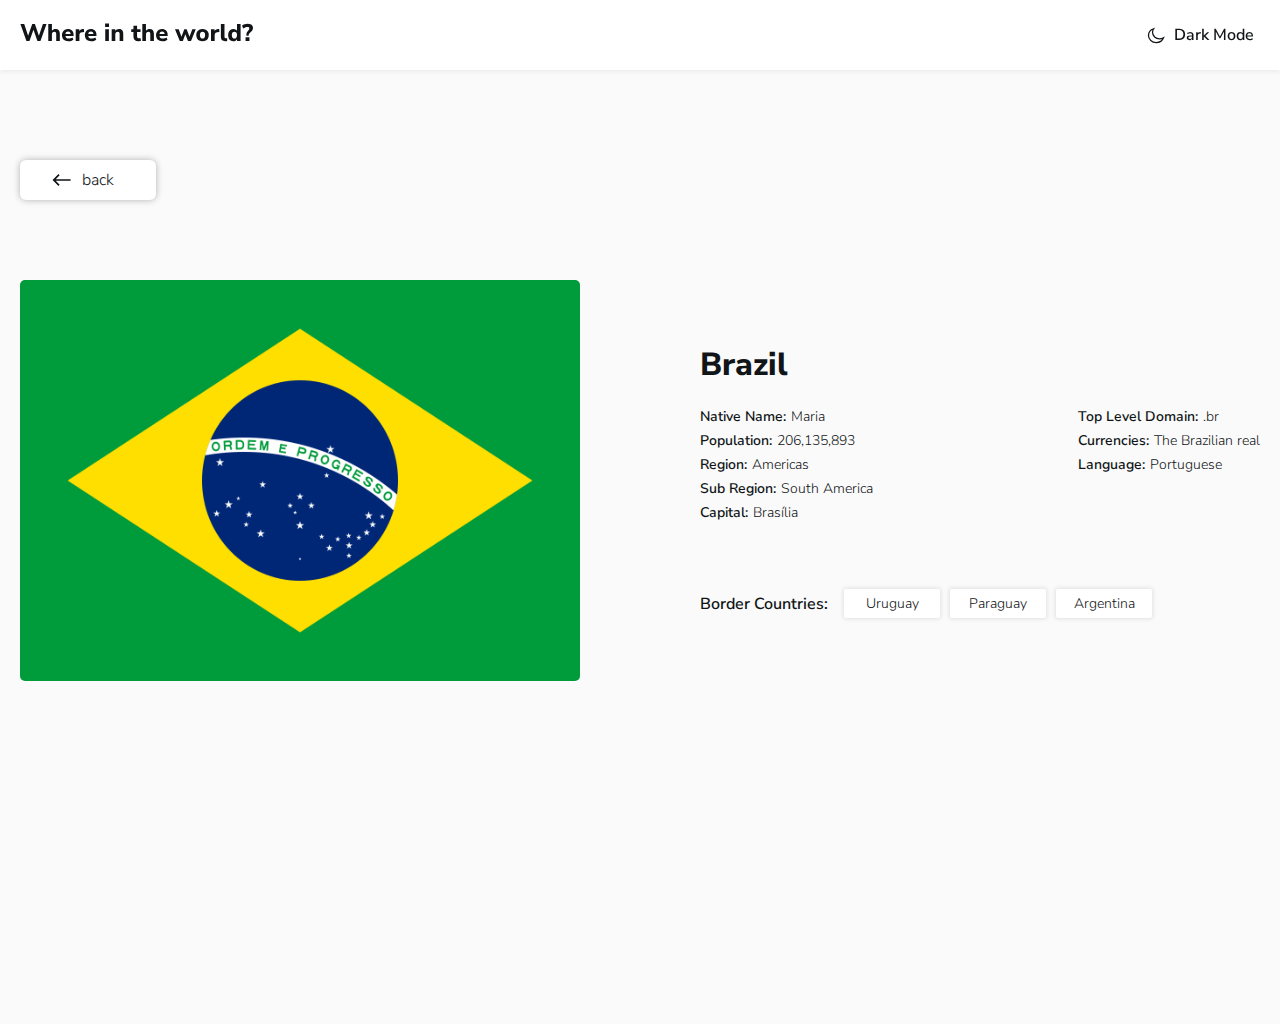
<file: brazil.html>
<!DOCTYPE html>
<html lang="en">
<head>
    <meta charset="UTF-8">
    <meta http-equiv="X-UA-Compatible" content="IE=edge">
    <meta name="viewport" content="width=device-width, initial-scale=1.0">
    <link rel="stylesheet" href="./css/main.mini.css">
    <!-- <link rel="stylesheet" href="./css/main.css"> -->
    <!-- <link rel="stylesheet" href="./css/normalize.css"> -->
    <title>Brazil</title>
</head>
<body>
    
    <header class="site-header">
        <div class="container">
            <div class="site-header__inner">
                <a href="./index.html" class="site-logo">
                    <svg class="logo" width="233" height="19" viewBox="0 0 233 19" xmlns="http://www.w3.org/2000/svg">
                        <path d="M6.432 18L0.408 1.08H4.224L8.112 12.648L12.216 1.08H14.904L18.888 12.84L22.92 1.08H26.52L20.448 18H17.424L13.464 6.768L9.456 18H6.432ZM28.2748 18V1.08H31.8988V7.824C32.3148 7.216 32.8508 6.76 33.5068 6.456C34.1628 6.136 34.8908 5.976 35.6908 5.976C38.4588 5.976 39.8428 7.624 39.8428 10.92V18H36.2188V11.088C36.2188 10.272 36.0668 9.688 35.7628 9.336C35.4588 8.968 35.0108 8.784 34.4188 8.784C33.6508 8.784 33.0348 9.024 32.5708 9.504C32.1228 9.984 31.8988 10.624 31.8988 11.424V18H28.2748ZM48.6683 18.264C47.2763 18.264 46.0763 18.016 45.0683 17.52C44.0763 17.008 43.3083 16.296 42.7643 15.384C42.2363 14.456 41.9723 13.368 41.9723 12.12C41.9723 10.904 42.2283 9.84 42.7402 8.928C43.2683 8 43.9803 7.28 44.8763 6.768C45.7883 6.24 46.8363 5.976 48.0203 5.976C49.7323 5.976 51.0923 6.52 52.1003 7.608C53.1083 8.68 53.6123 10.136 53.6123 11.976V12.888H45.4283C45.5563 13.816 45.8923 14.496 46.4363 14.928C46.9963 15.344 47.7643 15.552 48.7403 15.552C49.3803 15.552 50.0283 15.456 50.6843 15.264C51.3403 15.072 51.9323 14.776 52.4603 14.376L53.4203 16.8C52.8283 17.248 52.1003 17.608 51.2363 17.88C50.3883 18.136 49.5323 18.264 48.6683 18.264ZM48.1643 8.376C47.3963 8.376 46.7723 8.608 46.2923 9.072C45.8283 9.536 45.5403 10.184 45.4283 11.016H50.6123C50.5163 9.256 49.7003 8.376 48.1643 8.376ZM55.7201 18V6.216H59.2721V8.256C59.8321 6.88 61.0321 6.12 62.8721 5.976L63.9281 5.904L64.1441 8.952L62.1041 9.168C60.3121 9.344 59.4161 10.256 59.4161 11.904V18H55.7201ZM71.5198 18.264C70.1278 18.264 68.9278 18.016 67.9198 17.52C66.9278 17.008 66.1598 16.296 65.6158 15.384C65.0878 14.456 64.8238 13.368 64.8238 12.12C64.8238 10.904 65.0798 9.84 65.5918 8.928C66.1198 8 66.8318 7.28 67.7278 6.768C68.6398 6.24 69.6878 5.976 70.8718 5.976C72.5838 5.976 73.9438 6.52 74.9518 7.608C75.9598 8.68 76.4638 10.136 76.4638 11.976V12.888H68.2798C68.4078 13.816 68.7438 14.496 69.2878 14.928C69.8478 15.344 70.6158 15.552 71.5918 15.552C72.2318 15.552 72.8798 15.456 73.5358 15.264C74.1918 15.072 74.7838 14.776 75.3118 14.376L76.2718 16.8C75.6798 17.248 74.9518 17.608 74.0878 17.88C73.2398 18.136 72.3838 18.264 71.5198 18.264ZM71.0158 8.376C70.2478 8.376 69.6238 8.608 69.1438 9.072C68.6798 9.536 68.3918 10.184 68.2798 11.016H73.4638C73.3678 9.256 72.5518 8.376 71.0158 8.376ZM85.1074 3.936V0.551999H89.0194V3.936H85.1074ZM85.2514 18V6.216H88.8754V18H85.2514ZM91.6733 18V6.216H95.2253V7.944C95.6253 7.304 96.1613 6.816 96.8333 6.48C97.5053 6.144 98.2573 5.976 99.0893 5.976C100.481 5.976 101.521 6.384 102.209 7.2C102.897 8 103.241 9.24 103.241 10.92V18H99.6173V11.088C99.6173 10.272 99.4653 9.688 99.1613 9.336C98.8573 8.968 98.4093 8.784 97.8173 8.784C97.0493 8.784 96.4333 9.024 95.9693 9.504C95.5213 9.984 95.2973 10.624 95.2973 11.424V18H91.6733ZM118.41 18.264C115.098 18.264 113.442 16.656 113.442 13.44V8.928H111.21V6.216H113.442V2.76H117.066V6.216H120.546V8.928H117.066V13.296C117.066 13.968 117.218 14.472 117.522 14.808C117.842 15.144 118.346 15.312 119.034 15.312C119.242 15.312 119.458 15.288 119.682 15.24C119.922 15.192 120.178 15.128 120.45 15.048L120.978 17.688C120.642 17.864 120.242 18 119.778 18.096C119.314 18.208 118.858 18.264 118.41 18.264ZM122.33 18V1.08H125.954V7.824C126.37 7.216 126.906 6.76 127.562 6.456C128.218 6.136 128.946 5.976 129.746 5.976C132.514 5.976 133.898 7.624 133.898 10.92V18H130.274V11.088C130.274 10.272 130.122 9.688 129.818 9.336C129.514 8.968 129.066 8.784 128.474 8.784C127.706 8.784 127.09 9.024 126.626 9.504C126.178 9.984 125.954 10.624 125.954 11.424V18H122.33ZM142.723 18.264C141.331 18.264 140.131 18.016 139.123 17.52C138.131 17.008 137.363 16.296 136.819 15.384C136.291 14.456 136.027 13.368 136.027 12.12C136.027 10.904 136.283 9.84 136.795 8.928C137.323 8 138.035 7.28 138.931 6.768C139.843 6.24 140.891 5.976 142.075 5.976C143.787 5.976 145.147 6.52 146.155 7.608C147.163 8.68 147.667 10.136 147.667 11.976V12.888H139.483C139.611 13.816 139.947 14.496 140.491 14.928C141.051 15.344 141.819 15.552 142.795 15.552C143.435 15.552 144.083 15.456 144.739 15.264C145.395 15.072 145.987 14.776 146.515 14.376L147.475 16.8C146.883 17.248 146.155 17.608 145.291 17.88C144.443 18.136 143.587 18.264 142.723 18.264ZM142.219 8.376C141.451 8.376 140.827 8.608 140.347 9.072C139.883 9.536 139.595 10.184 139.483 11.016H144.667C144.571 9.256 143.755 8.376 142.219 8.376ZM159.791 18L154.99 6.216H158.663L161.471 13.776L164.279 6.216H166.679L169.487 13.872L172.295 6.216H175.775L171.023 18H167.951L165.359 11.304L162.839 18H159.791ZM182.509 18.264C181.245 18.264 180.141 18.016 179.197 17.52C178.269 17.008 177.549 16.296 177.037 15.384C176.525 14.456 176.269 13.36 176.269 12.096C176.269 10.848 176.525 9.768 177.037 8.856C177.549 7.928 178.269 7.216 179.197 6.72C180.141 6.224 181.245 5.976 182.509 5.976C183.773 5.976 184.869 6.224 185.797 6.72C186.741 7.216 187.469 7.928 187.981 8.856C188.509 9.768 188.773 10.848 188.773 12.096C188.773 13.36 188.509 14.456 187.981 15.384C187.469 16.296 186.741 17.008 185.797 17.52C184.869 18.016 183.773 18.264 182.509 18.264ZM182.509 15.552C183.277 15.552 183.901 15.272 184.381 14.712C184.877 14.152 185.125 13.28 185.125 12.096C185.125 10.928 184.877 10.072 184.381 9.528C183.901 8.968 183.277 8.688 182.509 8.688C181.741 8.688 181.117 8.968 180.637 9.528C180.157 10.072 179.917 10.928 179.917 12.096C179.917 13.28 180.157 14.152 180.637 14.712C181.117 15.272 181.741 15.552 182.509 15.552ZM190.978 18V6.216H194.53V8.256C195.09 6.88 196.29 6.12 198.13 5.976L199.186 5.904L199.402 8.952L197.362 9.168C195.57 9.344 194.674 10.256 194.674 11.904V18H190.978ZM205.261 18.264C203.741 18.264 202.629 17.872 201.925 17.088C201.221 16.288 200.869 15.104 200.869 13.536V1.08H204.493V13.392C204.493 14.672 205.061 15.312 206.197 15.312C206.373 15.312 206.541 15.304 206.701 15.288C206.877 15.272 207.045 15.24 207.205 15.192L207.157 18C206.549 18.176 205.917 18.264 205.261 18.264ZM213.328 18.264C212.304 18.264 211.4 18.016 210.616 17.52C209.848 17.008 209.248 16.296 208.816 15.384C208.384 14.456 208.168 13.36 208.168 12.096C208.168 10.832 208.384 9.744 208.816 8.832C209.248 7.92 209.848 7.216 210.616 6.72C211.4 6.224 212.304 5.976 213.328 5.976C214.112 5.976 214.832 6.144 215.488 6.48C216.144 6.816 216.64 7.264 216.976 7.824V1.08H220.6V18H217.048V16.224C216.728 16.848 216.232 17.344 215.56 17.712C214.904 18.08 214.16 18.264 213.328 18.264ZM214.408 15.552C215.176 15.552 215.8 15.272 216.28 14.712C216.776 14.152 217.024 13.28 217.024 12.096C217.024 10.928 216.776 10.072 216.28 9.528C215.8 8.968 215.176 8.688 214.408 8.688C213.64 8.688 213.016 8.968 212.536 9.528C212.056 10.072 211.816 10.928 211.816 12.096C211.816 13.28 212.056 14.152 212.536 14.712C213.016 15.272 213.64 15.552 214.408 15.552ZM226.416 12.648V11.52C226.416 10.816 226.544 10.168 226.8 9.576C227.056 8.968 227.496 8.328 228.12 7.656C228.568 7.176 228.88 6.768 229.056 6.432C229.232 6.08 229.32 5.72 229.32 5.352C229.32 4.904 229.152 4.552 228.816 4.296C228.496 4.04 228.032 3.912 227.424 3.912C225.936 3.912 224.536 4.448 223.224 5.52L222.048 2.784C222.752 2.176 223.608 1.696 224.616 1.344C225.624 0.992 226.648 0.816 227.688 0.816C228.744 0.816 229.672 0.992 230.472 1.344C231.272 1.68 231.888 2.16 232.32 2.784C232.768 3.392 232.992 4.104 232.992 4.92C232.992 5.656 232.824 6.336 232.488 6.96C232.168 7.584 231.592 8.24 230.76 8.928C230.008 9.552 229.488 10.096 229.2 10.56C228.928 11.024 228.76 11.472 228.696 11.904L228.576 12.648H226.416ZM225.552 18V14.16H229.44V18H225.552Z" />
                    </svg>
                </a>
                <button type="button" class="site-header__btn">Dark Mode</button>            
            </div>
        </div>       
    </header>
    <main class="site-main">
        <section class="countrys-hero">
            <h1 class="visually-hidden">Brazil flag</h1>
            <div class="container">
                <a class="hero__back-link" href="./index.html">back</a>
                <div class="hero__countrys-back">
                    <img class="hero__img" src="./images/brazil.png" width="560" height="401" alt="Brazils flag">
                    <div class="hero__countrys-title-wrapper">
                        <h2 class="hero__countrys-title">Brazil</h2>
                        <div class="hero__countrys-inner">
                            <div>
                                <p class="hero__title-desc">Native Name:
                                    <span class="hero__title-add">Maria </span>
                                </p>
                                <p class="hero__title-desc hero__title-desc--margin">Population:
                                    <span class="hero__title-add">206,135,893</span>
                                </p>
                                <p class="hero__title-desc">Region:
                                    <span class="hero__title-add">Americas</span>
                                </p>
                                <p class="hero__title-desc ">Sub Region:
                                    <span class="hero__title-add">South America</span>
                                </p>
                                <p class="hero__title-desc hero__title-desc--margin">Capital:
                                    <span class="hero__title-add">Brasília</span>
                                </p>
                            </div>
                            <div>
                                <p class="hero__title-desc">Top Level Domain:
                                    <span class="hero__title-add">.br</span>
                                </p>
                                <p class="hero__title-desc hero__title-desc--margin">Currencies:
                                    <span class="hero__title-add">The Brazilian real</span>
                                </p>
                                <p class="hero__title-desc">Language:
                                    <span class="hero__title-add">Portuguese</span>
                                </p>
                            </div>
                            
                        </div>
                        <div class="hero__countrys-border">
                            <h3 class="hero__countrys-border-title">Border Countries:</h3>
                            <a href="#" class="hero__countrys-border-link">Uruguay</a>
                            <a href="#" class="hero__countrys-border-link">Paraguay</a>
                            <a href="#" class="hero__countrys-border-link"> Argentina</a>
                        </div>
                    </div>
                </div>
            </div>
        </section>
    </main>
    <script src="./js/main.js"></script>
</body>
</html>
</file>
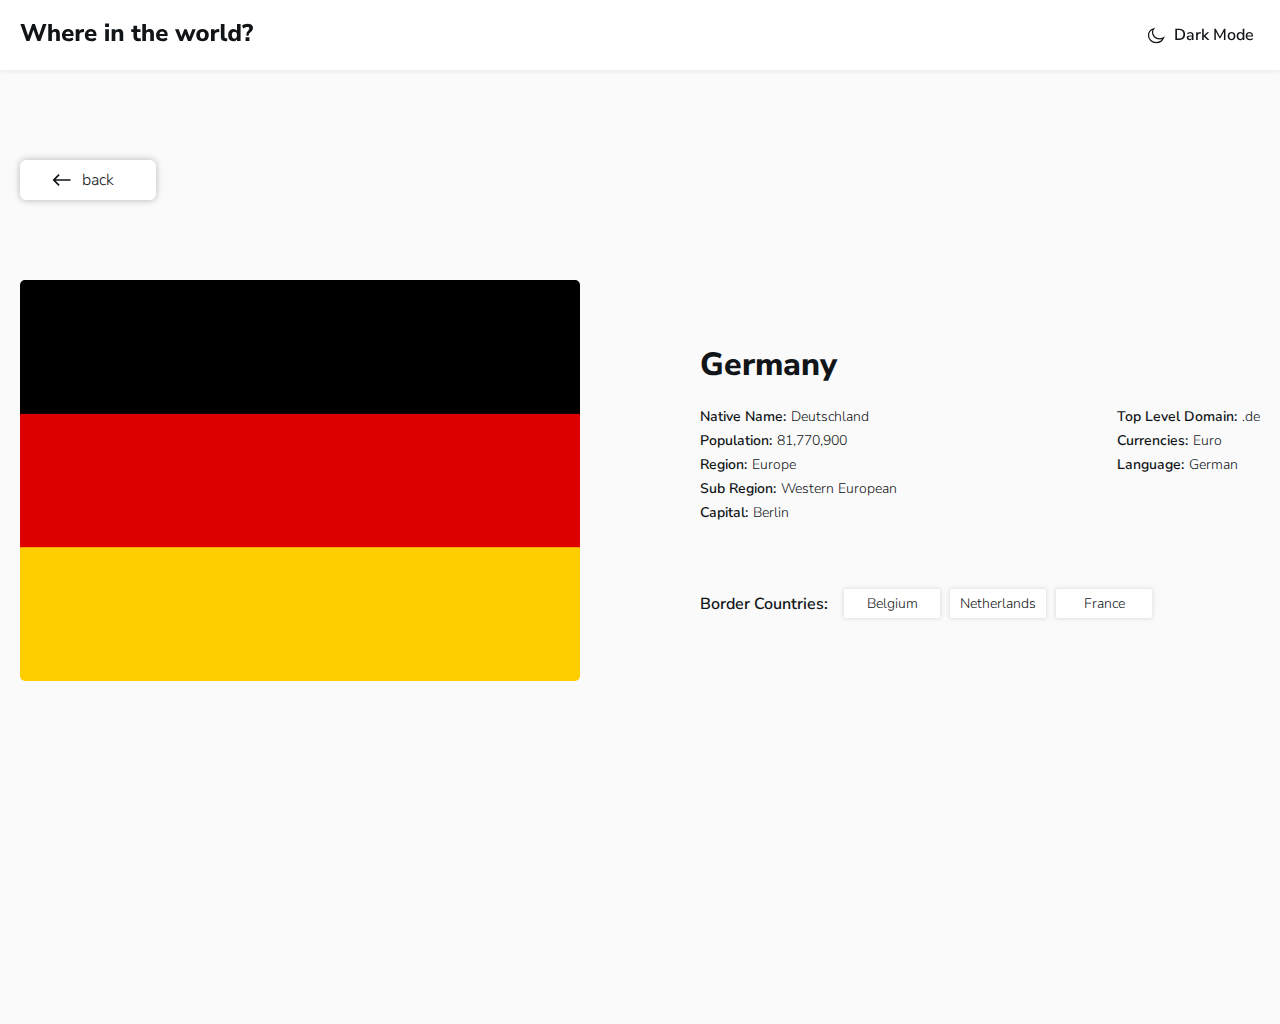
<file: germany.html>
<!DOCTYPE html>
<html lang="en">
<head>
    <meta charset="UTF-8">
    <meta http-equiv="X-UA-Compatible" content="IE=edge">
    <meta name="viewport" content="width=device-width, initial-scale=1.0">
    <!-- <link rel="stylesheet" href="./css/main.css"> -->
    <link rel="stylesheet" href="./css/main.mini.css">
    <!-- <link rel="stylesheet" href="./css/normalize.css"> -->
    <title>Germany</title>
</head>
<body>
    
    <header class="site-header">
        <div class="container">
            <div class="site-header__inner">
                <a href="./index.html" class="site-logo">
                    <svg class="logo" width="233" height="19" viewBox="0 0 233 19" xmlns="http://www.w3.org/2000/svg">
                        <path d="M6.432 18L0.408 1.08H4.224L8.112 12.648L12.216 1.08H14.904L18.888 12.84L22.92 1.08H26.52L20.448 18H17.424L13.464 6.768L9.456 18H6.432ZM28.2748 18V1.08H31.8988V7.824C32.3148 7.216 32.8508 6.76 33.5068 6.456C34.1628 6.136 34.8908 5.976 35.6908 5.976C38.4588 5.976 39.8428 7.624 39.8428 10.92V18H36.2188V11.088C36.2188 10.272 36.0668 9.688 35.7628 9.336C35.4588 8.968 35.0108 8.784 34.4188 8.784C33.6508 8.784 33.0348 9.024 32.5708 9.504C32.1228 9.984 31.8988 10.624 31.8988 11.424V18H28.2748ZM48.6683 18.264C47.2763 18.264 46.0763 18.016 45.0683 17.52C44.0763 17.008 43.3083 16.296 42.7643 15.384C42.2363 14.456 41.9723 13.368 41.9723 12.12C41.9723 10.904 42.2283 9.84 42.7402 8.928C43.2683 8 43.9803 7.28 44.8763 6.768C45.7883 6.24 46.8363 5.976 48.0203 5.976C49.7323 5.976 51.0923 6.52 52.1003 7.608C53.1083 8.68 53.6123 10.136 53.6123 11.976V12.888H45.4283C45.5563 13.816 45.8923 14.496 46.4363 14.928C46.9963 15.344 47.7643 15.552 48.7403 15.552C49.3803 15.552 50.0283 15.456 50.6843 15.264C51.3403 15.072 51.9323 14.776 52.4603 14.376L53.4203 16.8C52.8283 17.248 52.1003 17.608 51.2363 17.88C50.3883 18.136 49.5323 18.264 48.6683 18.264ZM48.1643 8.376C47.3963 8.376 46.7723 8.608 46.2923 9.072C45.8283 9.536 45.5403 10.184 45.4283 11.016H50.6123C50.5163 9.256 49.7003 8.376 48.1643 8.376ZM55.7201 18V6.216H59.2721V8.256C59.8321 6.88 61.0321 6.12 62.8721 5.976L63.9281 5.904L64.1441 8.952L62.1041 9.168C60.3121 9.344 59.4161 10.256 59.4161 11.904V18H55.7201ZM71.5198 18.264C70.1278 18.264 68.9278 18.016 67.9198 17.52C66.9278 17.008 66.1598 16.296 65.6158 15.384C65.0878 14.456 64.8238 13.368 64.8238 12.12C64.8238 10.904 65.0798 9.84 65.5918 8.928C66.1198 8 66.8318 7.28 67.7278 6.768C68.6398 6.24 69.6878 5.976 70.8718 5.976C72.5838 5.976 73.9438 6.52 74.9518 7.608C75.9598 8.68 76.4638 10.136 76.4638 11.976V12.888H68.2798C68.4078 13.816 68.7438 14.496 69.2878 14.928C69.8478 15.344 70.6158 15.552 71.5918 15.552C72.2318 15.552 72.8798 15.456 73.5358 15.264C74.1918 15.072 74.7838 14.776 75.3118 14.376L76.2718 16.8C75.6798 17.248 74.9518 17.608 74.0878 17.88C73.2398 18.136 72.3838 18.264 71.5198 18.264ZM71.0158 8.376C70.2478 8.376 69.6238 8.608 69.1438 9.072C68.6798 9.536 68.3918 10.184 68.2798 11.016H73.4638C73.3678 9.256 72.5518 8.376 71.0158 8.376ZM85.1074 3.936V0.551999H89.0194V3.936H85.1074ZM85.2514 18V6.216H88.8754V18H85.2514ZM91.6733 18V6.216H95.2253V7.944C95.6253 7.304 96.1613 6.816 96.8333 6.48C97.5053 6.144 98.2573 5.976 99.0893 5.976C100.481 5.976 101.521 6.384 102.209 7.2C102.897 8 103.241 9.24 103.241 10.92V18H99.6173V11.088C99.6173 10.272 99.4653 9.688 99.1613 9.336C98.8573 8.968 98.4093 8.784 97.8173 8.784C97.0493 8.784 96.4333 9.024 95.9693 9.504C95.5213 9.984 95.2973 10.624 95.2973 11.424V18H91.6733ZM118.41 18.264C115.098 18.264 113.442 16.656 113.442 13.44V8.928H111.21V6.216H113.442V2.76H117.066V6.216H120.546V8.928H117.066V13.296C117.066 13.968 117.218 14.472 117.522 14.808C117.842 15.144 118.346 15.312 119.034 15.312C119.242 15.312 119.458 15.288 119.682 15.24C119.922 15.192 120.178 15.128 120.45 15.048L120.978 17.688C120.642 17.864 120.242 18 119.778 18.096C119.314 18.208 118.858 18.264 118.41 18.264ZM122.33 18V1.08H125.954V7.824C126.37 7.216 126.906 6.76 127.562 6.456C128.218 6.136 128.946 5.976 129.746 5.976C132.514 5.976 133.898 7.624 133.898 10.92V18H130.274V11.088C130.274 10.272 130.122 9.688 129.818 9.336C129.514 8.968 129.066 8.784 128.474 8.784C127.706 8.784 127.09 9.024 126.626 9.504C126.178 9.984 125.954 10.624 125.954 11.424V18H122.33ZM142.723 18.264C141.331 18.264 140.131 18.016 139.123 17.52C138.131 17.008 137.363 16.296 136.819 15.384C136.291 14.456 136.027 13.368 136.027 12.12C136.027 10.904 136.283 9.84 136.795 8.928C137.323 8 138.035 7.28 138.931 6.768C139.843 6.24 140.891 5.976 142.075 5.976C143.787 5.976 145.147 6.52 146.155 7.608C147.163 8.68 147.667 10.136 147.667 11.976V12.888H139.483C139.611 13.816 139.947 14.496 140.491 14.928C141.051 15.344 141.819 15.552 142.795 15.552C143.435 15.552 144.083 15.456 144.739 15.264C145.395 15.072 145.987 14.776 146.515 14.376L147.475 16.8C146.883 17.248 146.155 17.608 145.291 17.88C144.443 18.136 143.587 18.264 142.723 18.264ZM142.219 8.376C141.451 8.376 140.827 8.608 140.347 9.072C139.883 9.536 139.595 10.184 139.483 11.016H144.667C144.571 9.256 143.755 8.376 142.219 8.376ZM159.791 18L154.99 6.216H158.663L161.471 13.776L164.279 6.216H166.679L169.487 13.872L172.295 6.216H175.775L171.023 18H167.951L165.359 11.304L162.839 18H159.791ZM182.509 18.264C181.245 18.264 180.141 18.016 179.197 17.52C178.269 17.008 177.549 16.296 177.037 15.384C176.525 14.456 176.269 13.36 176.269 12.096C176.269 10.848 176.525 9.768 177.037 8.856C177.549 7.928 178.269 7.216 179.197 6.72C180.141 6.224 181.245 5.976 182.509 5.976C183.773 5.976 184.869 6.224 185.797 6.72C186.741 7.216 187.469 7.928 187.981 8.856C188.509 9.768 188.773 10.848 188.773 12.096C188.773 13.36 188.509 14.456 187.981 15.384C187.469 16.296 186.741 17.008 185.797 17.52C184.869 18.016 183.773 18.264 182.509 18.264ZM182.509 15.552C183.277 15.552 183.901 15.272 184.381 14.712C184.877 14.152 185.125 13.28 185.125 12.096C185.125 10.928 184.877 10.072 184.381 9.528C183.901 8.968 183.277 8.688 182.509 8.688C181.741 8.688 181.117 8.968 180.637 9.528C180.157 10.072 179.917 10.928 179.917 12.096C179.917 13.28 180.157 14.152 180.637 14.712C181.117 15.272 181.741 15.552 182.509 15.552ZM190.978 18V6.216H194.53V8.256C195.09 6.88 196.29 6.12 198.13 5.976L199.186 5.904L199.402 8.952L197.362 9.168C195.57 9.344 194.674 10.256 194.674 11.904V18H190.978ZM205.261 18.264C203.741 18.264 202.629 17.872 201.925 17.088C201.221 16.288 200.869 15.104 200.869 13.536V1.08H204.493V13.392C204.493 14.672 205.061 15.312 206.197 15.312C206.373 15.312 206.541 15.304 206.701 15.288C206.877 15.272 207.045 15.24 207.205 15.192L207.157 18C206.549 18.176 205.917 18.264 205.261 18.264ZM213.328 18.264C212.304 18.264 211.4 18.016 210.616 17.52C209.848 17.008 209.248 16.296 208.816 15.384C208.384 14.456 208.168 13.36 208.168 12.096C208.168 10.832 208.384 9.744 208.816 8.832C209.248 7.92 209.848 7.216 210.616 6.72C211.4 6.224 212.304 5.976 213.328 5.976C214.112 5.976 214.832 6.144 215.488 6.48C216.144 6.816 216.64 7.264 216.976 7.824V1.08H220.6V18H217.048V16.224C216.728 16.848 216.232 17.344 215.56 17.712C214.904 18.08 214.16 18.264 213.328 18.264ZM214.408 15.552C215.176 15.552 215.8 15.272 216.28 14.712C216.776 14.152 217.024 13.28 217.024 12.096C217.024 10.928 216.776 10.072 216.28 9.528C215.8 8.968 215.176 8.688 214.408 8.688C213.64 8.688 213.016 8.968 212.536 9.528C212.056 10.072 211.816 10.928 211.816 12.096C211.816 13.28 212.056 14.152 212.536 14.712C213.016 15.272 213.64 15.552 214.408 15.552ZM226.416 12.648V11.52C226.416 10.816 226.544 10.168 226.8 9.576C227.056 8.968 227.496 8.328 228.12 7.656C228.568 7.176 228.88 6.768 229.056 6.432C229.232 6.08 229.32 5.72 229.32 5.352C229.32 4.904 229.152 4.552 228.816 4.296C228.496 4.04 228.032 3.912 227.424 3.912C225.936 3.912 224.536 4.448 223.224 5.52L222.048 2.784C222.752 2.176 223.608 1.696 224.616 1.344C225.624 0.992 226.648 0.816 227.688 0.816C228.744 0.816 229.672 0.992 230.472 1.344C231.272 1.68 231.888 2.16 232.32 2.784C232.768 3.392 232.992 4.104 232.992 4.92C232.992 5.656 232.824 6.336 232.488 6.96C232.168 7.584 231.592 8.24 230.76 8.928C230.008 9.552 229.488 10.096 229.2 10.56C228.928 11.024 228.76 11.472 228.696 11.904L228.576 12.648H226.416ZM225.552 18V14.16H229.44V18H225.552Z" />
                    </svg>
                </a>
                <button type="button" class="site-header__btn">Dark Mode</button>            
            </div>
        </div>       
    </header>
    <main class="site-main">
        <section class="countrys-hero">
            <h1 class="visually-hidden">Germany flag</h1>
            <div class="container">
                <a class="hero__back-link" href="./index.html">back</a>
                <div class="hero__countrys-back">
                    <img class="hero__img" src="./images/germanysor.png" width="560" height="401" alt="germanys flag">
                    <div class="hero__countrys-title-wrapper">
                        <h2 class="hero__countrys-title">Germany</h2>
                        <div class="hero__countrys-inner">
                            <div>
                                <p class="hero__title-desc">Native Name:
                                    <span class="hero__title-add">Deutschland</span>
                                </p>
                                <p class="hero__title-desc hero__title-desc--margin">Population:
                                    <span class="hero__title-add">81,770,900</span>
                                </p>
                                <p class="hero__title-desc">Region:
                                    <span class="hero__title-add">Europe</span>
                                </p>
                                <p class="hero__title-desc ">Sub Region:
                                    <span class="hero__title-add">Western European</span>
                                </p>
                                <p class="hero__title-desc hero__title-desc--margin">Capital:
                                    <span class="hero__title-add">Berlin</span>
                                </p>
                            </div>
                            <div>
                                <p class="hero__title-desc">Top Level Domain:
                                    <span class="hero__title-add">.de</span>
                                </p>
                                <p class="hero__title-desc hero__title-desc--margin">Currencies:
                                    <span class="hero__title-add">Euro</span>
                                </p>
                                <p class="hero__title-desc">Language:
                                    <span class="hero__title-add">German</span>
                                </p>
                            </div>
                            
                        </div>
                        <div class="hero__countrys-border">
                            <h3 class="hero__countrys-border-title">Border Countries:</h3>
                            <a href="#" class="hero__countrys-border-link">Belgium</a>
                            <a href="#" class="hero__countrys-border-link">Netherlands</a>
                            <a href="#" class="hero__countrys-border-link">France</a>
                        </div>
                    </div>
                </div>
            </div>
        </section>
    </main>
    <script src="./js/main.js"></script>
</body>
</html>
</file>
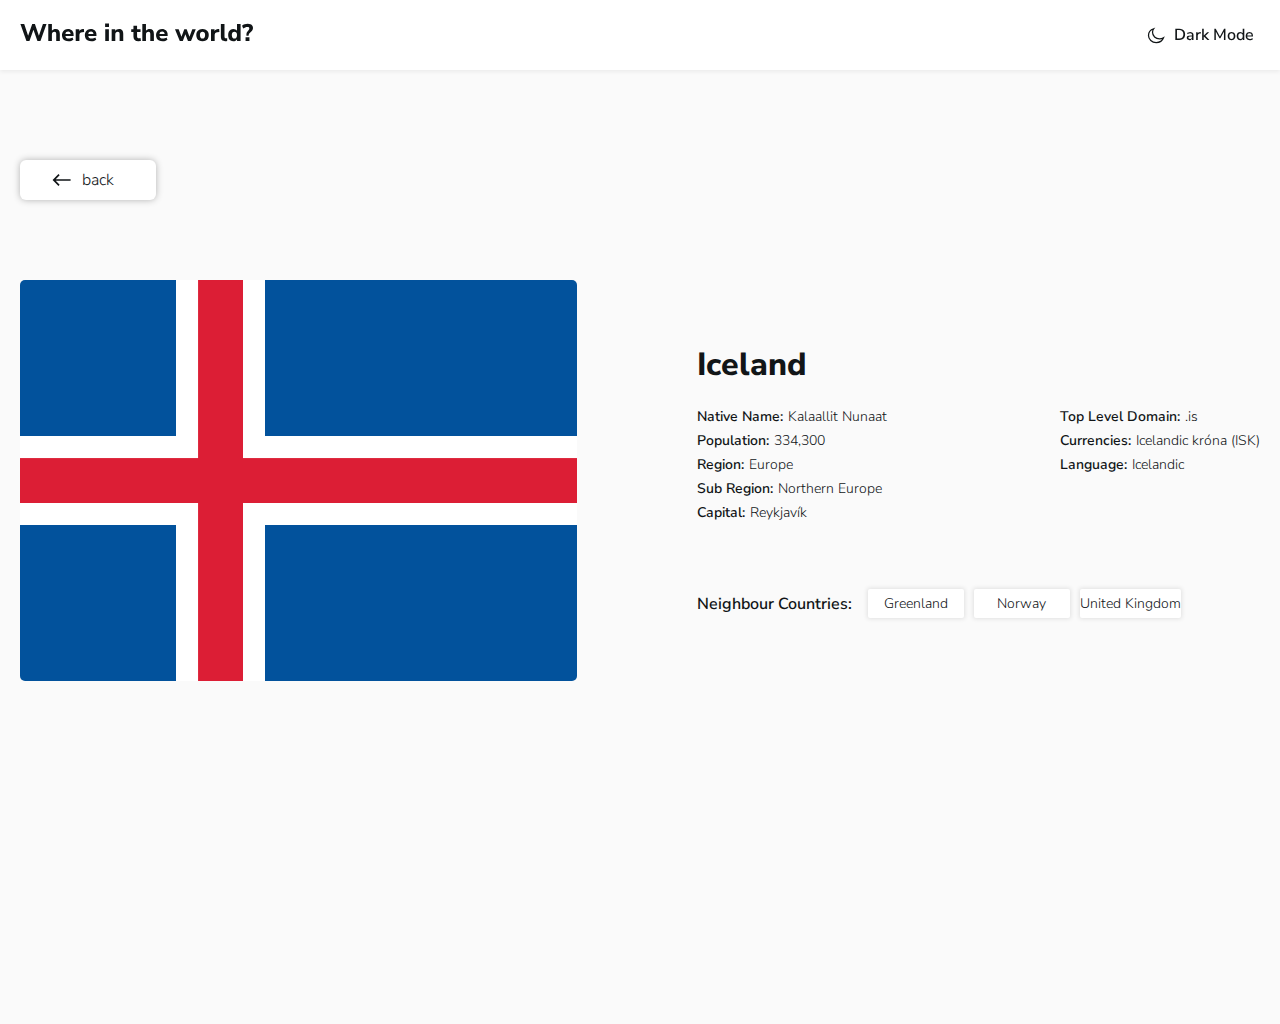
<file: iceland.html>
<!DOCTYPE html>
<html lang="en">
<head>
    <meta charset="UTF-8">
    <meta http-equiv="X-UA-Compatible" content="IE=edge">
    <meta name="viewport" content="width=device-width, initial-scale=1.0">
    <!-- <link rel="stylesheet" href="./css/main.css"> -->
    <link rel="stylesheet" href="./css/main.mini.css">
    <!-- <link rel="stylesheet" href="./css/normalize.css"> -->
    <title>Iceland</title>
</head>
<body>
    
    <header class="site-header">
        <div class="container">
            <div class="site-header__inner">
                <a href="./index.html" class="site-logo">
                    <svg class="logo" width="233" height="19" viewBox="0 0 233 19" xmlns="http://www.w3.org/2000/svg">
                        <path d="M6.432 18L0.408 1.08H4.224L8.112 12.648L12.216 1.08H14.904L18.888 12.84L22.92 1.08H26.52L20.448 18H17.424L13.464 6.768L9.456 18H6.432ZM28.2748 18V1.08H31.8988V7.824C32.3148 7.216 32.8508 6.76 33.5068 6.456C34.1628 6.136 34.8908 5.976 35.6908 5.976C38.4588 5.976 39.8428 7.624 39.8428 10.92V18H36.2188V11.088C36.2188 10.272 36.0668 9.688 35.7628 9.336C35.4588 8.968 35.0108 8.784 34.4188 8.784C33.6508 8.784 33.0348 9.024 32.5708 9.504C32.1228 9.984 31.8988 10.624 31.8988 11.424V18H28.2748ZM48.6683 18.264C47.2763 18.264 46.0763 18.016 45.0683 17.52C44.0763 17.008 43.3083 16.296 42.7643 15.384C42.2363 14.456 41.9723 13.368 41.9723 12.12C41.9723 10.904 42.2283 9.84 42.7402 8.928C43.2683 8 43.9803 7.28 44.8763 6.768C45.7883 6.24 46.8363 5.976 48.0203 5.976C49.7323 5.976 51.0923 6.52 52.1003 7.608C53.1083 8.68 53.6123 10.136 53.6123 11.976V12.888H45.4283C45.5563 13.816 45.8923 14.496 46.4363 14.928C46.9963 15.344 47.7643 15.552 48.7403 15.552C49.3803 15.552 50.0283 15.456 50.6843 15.264C51.3403 15.072 51.9323 14.776 52.4603 14.376L53.4203 16.8C52.8283 17.248 52.1003 17.608 51.2363 17.88C50.3883 18.136 49.5323 18.264 48.6683 18.264ZM48.1643 8.376C47.3963 8.376 46.7723 8.608 46.2923 9.072C45.8283 9.536 45.5403 10.184 45.4283 11.016H50.6123C50.5163 9.256 49.7003 8.376 48.1643 8.376ZM55.7201 18V6.216H59.2721V8.256C59.8321 6.88 61.0321 6.12 62.8721 5.976L63.9281 5.904L64.1441 8.952L62.1041 9.168C60.3121 9.344 59.4161 10.256 59.4161 11.904V18H55.7201ZM71.5198 18.264C70.1278 18.264 68.9278 18.016 67.9198 17.52C66.9278 17.008 66.1598 16.296 65.6158 15.384C65.0878 14.456 64.8238 13.368 64.8238 12.12C64.8238 10.904 65.0798 9.84 65.5918 8.928C66.1198 8 66.8318 7.28 67.7278 6.768C68.6398 6.24 69.6878 5.976 70.8718 5.976C72.5838 5.976 73.9438 6.52 74.9518 7.608C75.9598 8.68 76.4638 10.136 76.4638 11.976V12.888H68.2798C68.4078 13.816 68.7438 14.496 69.2878 14.928C69.8478 15.344 70.6158 15.552 71.5918 15.552C72.2318 15.552 72.8798 15.456 73.5358 15.264C74.1918 15.072 74.7838 14.776 75.3118 14.376L76.2718 16.8C75.6798 17.248 74.9518 17.608 74.0878 17.88C73.2398 18.136 72.3838 18.264 71.5198 18.264ZM71.0158 8.376C70.2478 8.376 69.6238 8.608 69.1438 9.072C68.6798 9.536 68.3918 10.184 68.2798 11.016H73.4638C73.3678 9.256 72.5518 8.376 71.0158 8.376ZM85.1074 3.936V0.551999H89.0194V3.936H85.1074ZM85.2514 18V6.216H88.8754V18H85.2514ZM91.6733 18V6.216H95.2253V7.944C95.6253 7.304 96.1613 6.816 96.8333 6.48C97.5053 6.144 98.2573 5.976 99.0893 5.976C100.481 5.976 101.521 6.384 102.209 7.2C102.897 8 103.241 9.24 103.241 10.92V18H99.6173V11.088C99.6173 10.272 99.4653 9.688 99.1613 9.336C98.8573 8.968 98.4093 8.784 97.8173 8.784C97.0493 8.784 96.4333 9.024 95.9693 9.504C95.5213 9.984 95.2973 10.624 95.2973 11.424V18H91.6733ZM118.41 18.264C115.098 18.264 113.442 16.656 113.442 13.44V8.928H111.21V6.216H113.442V2.76H117.066V6.216H120.546V8.928H117.066V13.296C117.066 13.968 117.218 14.472 117.522 14.808C117.842 15.144 118.346 15.312 119.034 15.312C119.242 15.312 119.458 15.288 119.682 15.24C119.922 15.192 120.178 15.128 120.45 15.048L120.978 17.688C120.642 17.864 120.242 18 119.778 18.096C119.314 18.208 118.858 18.264 118.41 18.264ZM122.33 18V1.08H125.954V7.824C126.37 7.216 126.906 6.76 127.562 6.456C128.218 6.136 128.946 5.976 129.746 5.976C132.514 5.976 133.898 7.624 133.898 10.92V18H130.274V11.088C130.274 10.272 130.122 9.688 129.818 9.336C129.514 8.968 129.066 8.784 128.474 8.784C127.706 8.784 127.09 9.024 126.626 9.504C126.178 9.984 125.954 10.624 125.954 11.424V18H122.33ZM142.723 18.264C141.331 18.264 140.131 18.016 139.123 17.52C138.131 17.008 137.363 16.296 136.819 15.384C136.291 14.456 136.027 13.368 136.027 12.12C136.027 10.904 136.283 9.84 136.795 8.928C137.323 8 138.035 7.28 138.931 6.768C139.843 6.24 140.891 5.976 142.075 5.976C143.787 5.976 145.147 6.52 146.155 7.608C147.163 8.68 147.667 10.136 147.667 11.976V12.888H139.483C139.611 13.816 139.947 14.496 140.491 14.928C141.051 15.344 141.819 15.552 142.795 15.552C143.435 15.552 144.083 15.456 144.739 15.264C145.395 15.072 145.987 14.776 146.515 14.376L147.475 16.8C146.883 17.248 146.155 17.608 145.291 17.88C144.443 18.136 143.587 18.264 142.723 18.264ZM142.219 8.376C141.451 8.376 140.827 8.608 140.347 9.072C139.883 9.536 139.595 10.184 139.483 11.016H144.667C144.571 9.256 143.755 8.376 142.219 8.376ZM159.791 18L154.99 6.216H158.663L161.471 13.776L164.279 6.216H166.679L169.487 13.872L172.295 6.216H175.775L171.023 18H167.951L165.359 11.304L162.839 18H159.791ZM182.509 18.264C181.245 18.264 180.141 18.016 179.197 17.52C178.269 17.008 177.549 16.296 177.037 15.384C176.525 14.456 176.269 13.36 176.269 12.096C176.269 10.848 176.525 9.768 177.037 8.856C177.549 7.928 178.269 7.216 179.197 6.72C180.141 6.224 181.245 5.976 182.509 5.976C183.773 5.976 184.869 6.224 185.797 6.72C186.741 7.216 187.469 7.928 187.981 8.856C188.509 9.768 188.773 10.848 188.773 12.096C188.773 13.36 188.509 14.456 187.981 15.384C187.469 16.296 186.741 17.008 185.797 17.52C184.869 18.016 183.773 18.264 182.509 18.264ZM182.509 15.552C183.277 15.552 183.901 15.272 184.381 14.712C184.877 14.152 185.125 13.28 185.125 12.096C185.125 10.928 184.877 10.072 184.381 9.528C183.901 8.968 183.277 8.688 182.509 8.688C181.741 8.688 181.117 8.968 180.637 9.528C180.157 10.072 179.917 10.928 179.917 12.096C179.917 13.28 180.157 14.152 180.637 14.712C181.117 15.272 181.741 15.552 182.509 15.552ZM190.978 18V6.216H194.53V8.256C195.09 6.88 196.29 6.12 198.13 5.976L199.186 5.904L199.402 8.952L197.362 9.168C195.57 9.344 194.674 10.256 194.674 11.904V18H190.978ZM205.261 18.264C203.741 18.264 202.629 17.872 201.925 17.088C201.221 16.288 200.869 15.104 200.869 13.536V1.08H204.493V13.392C204.493 14.672 205.061 15.312 206.197 15.312C206.373 15.312 206.541 15.304 206.701 15.288C206.877 15.272 207.045 15.24 207.205 15.192L207.157 18C206.549 18.176 205.917 18.264 205.261 18.264ZM213.328 18.264C212.304 18.264 211.4 18.016 210.616 17.52C209.848 17.008 209.248 16.296 208.816 15.384C208.384 14.456 208.168 13.36 208.168 12.096C208.168 10.832 208.384 9.744 208.816 8.832C209.248 7.92 209.848 7.216 210.616 6.72C211.4 6.224 212.304 5.976 213.328 5.976C214.112 5.976 214.832 6.144 215.488 6.48C216.144 6.816 216.64 7.264 216.976 7.824V1.08H220.6V18H217.048V16.224C216.728 16.848 216.232 17.344 215.56 17.712C214.904 18.08 214.16 18.264 213.328 18.264ZM214.408 15.552C215.176 15.552 215.8 15.272 216.28 14.712C216.776 14.152 217.024 13.28 217.024 12.096C217.024 10.928 216.776 10.072 216.28 9.528C215.8 8.968 215.176 8.688 214.408 8.688C213.64 8.688 213.016 8.968 212.536 9.528C212.056 10.072 211.816 10.928 211.816 12.096C211.816 13.28 212.056 14.152 212.536 14.712C213.016 15.272 213.64 15.552 214.408 15.552ZM226.416 12.648V11.52C226.416 10.816 226.544 10.168 226.8 9.576C227.056 8.968 227.496 8.328 228.12 7.656C228.568 7.176 228.88 6.768 229.056 6.432C229.232 6.08 229.32 5.72 229.32 5.352C229.32 4.904 229.152 4.552 228.816 4.296C228.496 4.04 228.032 3.912 227.424 3.912C225.936 3.912 224.536 4.448 223.224 5.52L222.048 2.784C222.752 2.176 223.608 1.696 224.616 1.344C225.624 0.992 226.648 0.816 227.688 0.816C228.744 0.816 229.672 0.992 230.472 1.344C231.272 1.68 231.888 2.16 232.32 2.784C232.768 3.392 232.992 4.104 232.992 4.92C232.992 5.656 232.824 6.336 232.488 6.96C232.168 7.584 231.592 8.24 230.76 8.928C230.008 9.552 229.488 10.096 229.2 10.56C228.928 11.024 228.76 11.472 228.696 11.904L228.576 12.648H226.416ZM225.552 18V14.16H229.44V18H225.552Z" />
                    </svg>
                </a>
                <button type="button" class="site-header__btn">Dark Mode</button>            
            </div>
        </div>       
    </header>
    <main class="site-main">
        <section class="countrys-hero">
            <h1 class="visually-hidden">Iceland flag</h1>
            <div class="container">
                <a class="hero__back-link" href="./index.html">back</a>
                <div class="hero__countrys-back">
                    <img class="hero__img" src="./images/icelandor.png" width="560" height="401" alt="Icelands flag">
                    <div class="hero__countrys-title-wrapper">
                        <h2 class="hero__countrys-title">Iceland</h2>
                        <div class="hero__countrys-inner">
                            <div>
                                <p class="hero__title-desc">Native Name:
                                    <span class="hero__title-add">Kalaallit Nunaat </span>
                                </p>
                                <p class="hero__title-desc hero__title-desc--margin">Population:
                                    <span class="hero__title-add">334,300</span>
                                </p>
                                <p class="hero__title-desc">Region:
                                    <span class="hero__title-add">Europe</span>
                                </p>
                                <p class="hero__title-desc ">Sub Region:
                                    <span class="hero__title-add">Northern Europe </span>
                                </p>
                                <p class="hero__title-desc hero__title-desc--margin">Capital:
                                    <span class="hero__title-add"> Reykjavík</span>
                                </p>
                            </div>
                            <div>
                                <p class="hero__title-desc">Top Level Domain:
                                    <span class="hero__title-add">.is</span>
                                </p>
                                <p class="hero__title-desc hero__title-desc--margin">Currencies:
                                    <span class="hero__title-add">  Icelandic króna (ISK)</span>
                                </p>
                                <p class="hero__title-desc">Language:
                                    <span class="hero__title-add">Icelandic</span>
                                </p>
                            </div>
                            
                        </div>
                        <div class="hero__countrys-border">
                            <h3 class="hero__countrys-border-title">Neighbour Countries:</h3>
                            <a href="#" class="hero__countrys-border-link">Greenland </a>
                            <a href="#" class="hero__countrys-border-link">Norway</a>
                            <a href="#" class="hero__countrys-border-link"> United Kingdom</a>
                        </div>
                    </div>
                </div>
            </div>
        </section>
    </main>
    <script src="./js/main.js"></script>
</body>
</html>
</file>
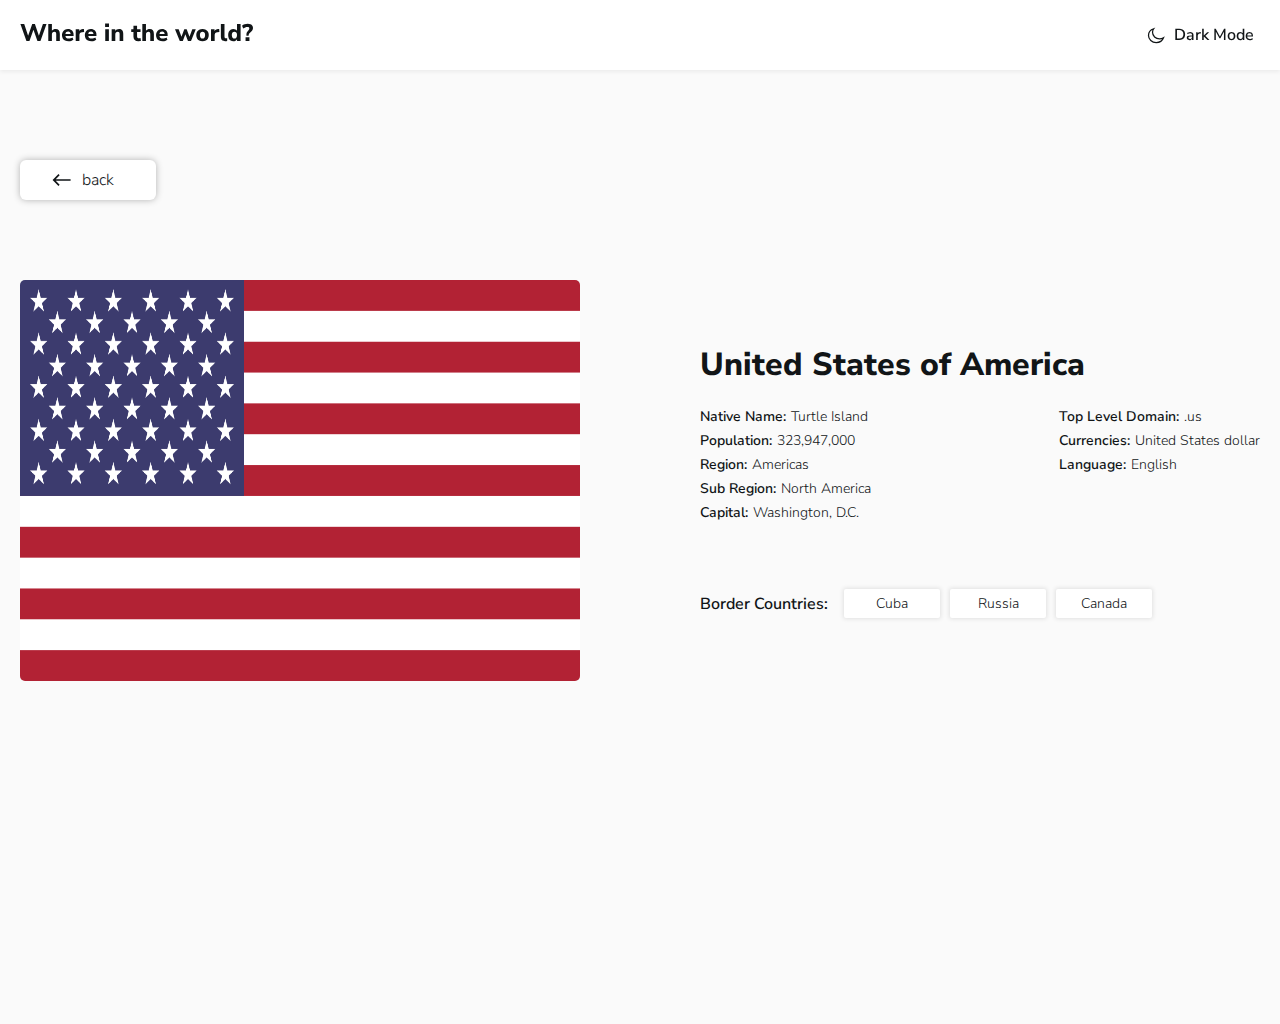
<file: usa.html>
<!DOCTYPE html>
<html lang="en">
<head>
    <meta charset="UTF-8">
    <meta http-equiv="X-UA-Compatible" content="IE=edge">
    <meta name="viewport" content="width=device-width, initial-scale=1.0">
    <!-- <link rel="stylesheet" href="./css/main.css"> -->
    <!-- <link rel="stylesheet" href="./css/normalize.css"> -->
    <link rel="stylesheet" href="./css/main.mini.css">
    <title>USA</title>
</head>
<body>
    
    <header class="site-header">
        <div class="container">
            <div class="site-header__inner">
                <a href="./index.html" class="site-logo">
                    <svg class="logo" width="233" height="19" viewBox="0 0 233 19" xmlns="http://www.w3.org/2000/svg">
                        <path d="M6.432 18L0.408 1.08H4.224L8.112 12.648L12.216 1.08H14.904L18.888 12.84L22.92 1.08H26.52L20.448 18H17.424L13.464 6.768L9.456 18H6.432ZM28.2748 18V1.08H31.8988V7.824C32.3148 7.216 32.8508 6.76 33.5068 6.456C34.1628 6.136 34.8908 5.976 35.6908 5.976C38.4588 5.976 39.8428 7.624 39.8428 10.92V18H36.2188V11.088C36.2188 10.272 36.0668 9.688 35.7628 9.336C35.4588 8.968 35.0108 8.784 34.4188 8.784C33.6508 8.784 33.0348 9.024 32.5708 9.504C32.1228 9.984 31.8988 10.624 31.8988 11.424V18H28.2748ZM48.6683 18.264C47.2763 18.264 46.0763 18.016 45.0683 17.52C44.0763 17.008 43.3083 16.296 42.7643 15.384C42.2363 14.456 41.9723 13.368 41.9723 12.12C41.9723 10.904 42.2283 9.84 42.7402 8.928C43.2683 8 43.9803 7.28 44.8763 6.768C45.7883 6.24 46.8363 5.976 48.0203 5.976C49.7323 5.976 51.0923 6.52 52.1003 7.608C53.1083 8.68 53.6123 10.136 53.6123 11.976V12.888H45.4283C45.5563 13.816 45.8923 14.496 46.4363 14.928C46.9963 15.344 47.7643 15.552 48.7403 15.552C49.3803 15.552 50.0283 15.456 50.6843 15.264C51.3403 15.072 51.9323 14.776 52.4603 14.376L53.4203 16.8C52.8283 17.248 52.1003 17.608 51.2363 17.88C50.3883 18.136 49.5323 18.264 48.6683 18.264ZM48.1643 8.376C47.3963 8.376 46.7723 8.608 46.2923 9.072C45.8283 9.536 45.5403 10.184 45.4283 11.016H50.6123C50.5163 9.256 49.7003 8.376 48.1643 8.376ZM55.7201 18V6.216H59.2721V8.256C59.8321 6.88 61.0321 6.12 62.8721 5.976L63.9281 5.904L64.1441 8.952L62.1041 9.168C60.3121 9.344 59.4161 10.256 59.4161 11.904V18H55.7201ZM71.5198 18.264C70.1278 18.264 68.9278 18.016 67.9198 17.52C66.9278 17.008 66.1598 16.296 65.6158 15.384C65.0878 14.456 64.8238 13.368 64.8238 12.12C64.8238 10.904 65.0798 9.84 65.5918 8.928C66.1198 8 66.8318 7.28 67.7278 6.768C68.6398 6.24 69.6878 5.976 70.8718 5.976C72.5838 5.976 73.9438 6.52 74.9518 7.608C75.9598 8.68 76.4638 10.136 76.4638 11.976V12.888H68.2798C68.4078 13.816 68.7438 14.496 69.2878 14.928C69.8478 15.344 70.6158 15.552 71.5918 15.552C72.2318 15.552 72.8798 15.456 73.5358 15.264C74.1918 15.072 74.7838 14.776 75.3118 14.376L76.2718 16.8C75.6798 17.248 74.9518 17.608 74.0878 17.88C73.2398 18.136 72.3838 18.264 71.5198 18.264ZM71.0158 8.376C70.2478 8.376 69.6238 8.608 69.1438 9.072C68.6798 9.536 68.3918 10.184 68.2798 11.016H73.4638C73.3678 9.256 72.5518 8.376 71.0158 8.376ZM85.1074 3.936V0.551999H89.0194V3.936H85.1074ZM85.2514 18V6.216H88.8754V18H85.2514ZM91.6733 18V6.216H95.2253V7.944C95.6253 7.304 96.1613 6.816 96.8333 6.48C97.5053 6.144 98.2573 5.976 99.0893 5.976C100.481 5.976 101.521 6.384 102.209 7.2C102.897 8 103.241 9.24 103.241 10.92V18H99.6173V11.088C99.6173 10.272 99.4653 9.688 99.1613 9.336C98.8573 8.968 98.4093 8.784 97.8173 8.784C97.0493 8.784 96.4333 9.024 95.9693 9.504C95.5213 9.984 95.2973 10.624 95.2973 11.424V18H91.6733ZM118.41 18.264C115.098 18.264 113.442 16.656 113.442 13.44V8.928H111.21V6.216H113.442V2.76H117.066V6.216H120.546V8.928H117.066V13.296C117.066 13.968 117.218 14.472 117.522 14.808C117.842 15.144 118.346 15.312 119.034 15.312C119.242 15.312 119.458 15.288 119.682 15.24C119.922 15.192 120.178 15.128 120.45 15.048L120.978 17.688C120.642 17.864 120.242 18 119.778 18.096C119.314 18.208 118.858 18.264 118.41 18.264ZM122.33 18V1.08H125.954V7.824C126.37 7.216 126.906 6.76 127.562 6.456C128.218 6.136 128.946 5.976 129.746 5.976C132.514 5.976 133.898 7.624 133.898 10.92V18H130.274V11.088C130.274 10.272 130.122 9.688 129.818 9.336C129.514 8.968 129.066 8.784 128.474 8.784C127.706 8.784 127.09 9.024 126.626 9.504C126.178 9.984 125.954 10.624 125.954 11.424V18H122.33ZM142.723 18.264C141.331 18.264 140.131 18.016 139.123 17.52C138.131 17.008 137.363 16.296 136.819 15.384C136.291 14.456 136.027 13.368 136.027 12.12C136.027 10.904 136.283 9.84 136.795 8.928C137.323 8 138.035 7.28 138.931 6.768C139.843 6.24 140.891 5.976 142.075 5.976C143.787 5.976 145.147 6.52 146.155 7.608C147.163 8.68 147.667 10.136 147.667 11.976V12.888H139.483C139.611 13.816 139.947 14.496 140.491 14.928C141.051 15.344 141.819 15.552 142.795 15.552C143.435 15.552 144.083 15.456 144.739 15.264C145.395 15.072 145.987 14.776 146.515 14.376L147.475 16.8C146.883 17.248 146.155 17.608 145.291 17.88C144.443 18.136 143.587 18.264 142.723 18.264ZM142.219 8.376C141.451 8.376 140.827 8.608 140.347 9.072C139.883 9.536 139.595 10.184 139.483 11.016H144.667C144.571 9.256 143.755 8.376 142.219 8.376ZM159.791 18L154.99 6.216H158.663L161.471 13.776L164.279 6.216H166.679L169.487 13.872L172.295 6.216H175.775L171.023 18H167.951L165.359 11.304L162.839 18H159.791ZM182.509 18.264C181.245 18.264 180.141 18.016 179.197 17.52C178.269 17.008 177.549 16.296 177.037 15.384C176.525 14.456 176.269 13.36 176.269 12.096C176.269 10.848 176.525 9.768 177.037 8.856C177.549 7.928 178.269 7.216 179.197 6.72C180.141 6.224 181.245 5.976 182.509 5.976C183.773 5.976 184.869 6.224 185.797 6.72C186.741 7.216 187.469 7.928 187.981 8.856C188.509 9.768 188.773 10.848 188.773 12.096C188.773 13.36 188.509 14.456 187.981 15.384C187.469 16.296 186.741 17.008 185.797 17.52C184.869 18.016 183.773 18.264 182.509 18.264ZM182.509 15.552C183.277 15.552 183.901 15.272 184.381 14.712C184.877 14.152 185.125 13.28 185.125 12.096C185.125 10.928 184.877 10.072 184.381 9.528C183.901 8.968 183.277 8.688 182.509 8.688C181.741 8.688 181.117 8.968 180.637 9.528C180.157 10.072 179.917 10.928 179.917 12.096C179.917 13.28 180.157 14.152 180.637 14.712C181.117 15.272 181.741 15.552 182.509 15.552ZM190.978 18V6.216H194.53V8.256C195.09 6.88 196.29 6.12 198.13 5.976L199.186 5.904L199.402 8.952L197.362 9.168C195.57 9.344 194.674 10.256 194.674 11.904V18H190.978ZM205.261 18.264C203.741 18.264 202.629 17.872 201.925 17.088C201.221 16.288 200.869 15.104 200.869 13.536V1.08H204.493V13.392C204.493 14.672 205.061 15.312 206.197 15.312C206.373 15.312 206.541 15.304 206.701 15.288C206.877 15.272 207.045 15.24 207.205 15.192L207.157 18C206.549 18.176 205.917 18.264 205.261 18.264ZM213.328 18.264C212.304 18.264 211.4 18.016 210.616 17.52C209.848 17.008 209.248 16.296 208.816 15.384C208.384 14.456 208.168 13.36 208.168 12.096C208.168 10.832 208.384 9.744 208.816 8.832C209.248 7.92 209.848 7.216 210.616 6.72C211.4 6.224 212.304 5.976 213.328 5.976C214.112 5.976 214.832 6.144 215.488 6.48C216.144 6.816 216.64 7.264 216.976 7.824V1.08H220.6V18H217.048V16.224C216.728 16.848 216.232 17.344 215.56 17.712C214.904 18.08 214.16 18.264 213.328 18.264ZM214.408 15.552C215.176 15.552 215.8 15.272 216.28 14.712C216.776 14.152 217.024 13.28 217.024 12.096C217.024 10.928 216.776 10.072 216.28 9.528C215.8 8.968 215.176 8.688 214.408 8.688C213.64 8.688 213.016 8.968 212.536 9.528C212.056 10.072 211.816 10.928 211.816 12.096C211.816 13.28 212.056 14.152 212.536 14.712C213.016 15.272 213.64 15.552 214.408 15.552ZM226.416 12.648V11.52C226.416 10.816 226.544 10.168 226.8 9.576C227.056 8.968 227.496 8.328 228.12 7.656C228.568 7.176 228.88 6.768 229.056 6.432C229.232 6.08 229.32 5.72 229.32 5.352C229.32 4.904 229.152 4.552 228.816 4.296C228.496 4.04 228.032 3.912 227.424 3.912C225.936 3.912 224.536 4.448 223.224 5.52L222.048 2.784C222.752 2.176 223.608 1.696 224.616 1.344C225.624 0.992 226.648 0.816 227.688 0.816C228.744 0.816 229.672 0.992 230.472 1.344C231.272 1.68 231.888 2.16 232.32 2.784C232.768 3.392 232.992 4.104 232.992 4.92C232.992 5.656 232.824 6.336 232.488 6.96C232.168 7.584 231.592 8.24 230.76 8.928C230.008 9.552 229.488 10.096 229.2 10.56C228.928 11.024 228.76 11.472 228.696 11.904L228.576 12.648H226.416ZM225.552 18V14.16H229.44V18H225.552Z" />
                    </svg>
                </a>
                <button type="button" class="site-header__btn">Dark Mode</button>            
            </div>
        </div>       
    </header>
    <main class="site-main">
        <section class="countrys-hero">
            <h1 class="visually-hidden">USA flag</h1>
            <div class="container">
                <a class="hero__back-link" href="./index.html">back</a>
                <div class="hero__countrys-back">
                    <img class="hero__img" src="./images/usasvgfffff.png" width="560" height="401" alt="USA flag">
                    <div class="hero__countrys-title-wrapper">
                        <h2 class="hero__countrys-title">United States of America</h2>
                        <div class="hero__countrys-inner">
                            <div>
                                <p class="hero__title-desc">Native Name:
                                    <span class="hero__title-add">Turtle Island</span>
                                </p>
                                <p class="hero__title-desc hero__title-desc--margin">Population:
                                    <span class="hero__title-add">323,947,000</span>
                                </p>
                                <p class="hero__title-desc">Region:
                                    <span class="hero__title-add">Americas</span>
                                </p>
                                <p class="hero__title-desc ">Sub Region:
                                    <span class="hero__title-add">North America</span>
                                </p>
                                <p class="hero__title-desc hero__title-desc--margin">Capital:
                                    <span class="hero__title-add">Washington, D.C.</span>
                                </p>
                            </div>
                            <div>
                                <p class="hero__title-desc">Top Level Domain:
                                    <span class="hero__title-add">.us</span>
                                </p>
                                <p class="hero__title-desc hero__title-desc--margin">Currencies:
                                    <span class="hero__title-add">United States dollar</span>
                                </p>
                                <p class="hero__title-desc">Language:
                                    <span class="hero__title-add">English</span>
                                </p>
                            </div>
                            
                        </div>
                        <div class="hero__countrys-border">
                            <h3 class="hero__countrys-border-title">Border Countries:</h3>
                            <a href="#" class="hero__countrys-border-link">Cuba</a>
                            <a href="#" class="hero__countrys-border-link">Russia</a>
                            <a href="#" class="hero__countrys-border-link">Canada</a>
                        </div>
                    </div>
                </div>
            </div>
        </section>
    </main>
    <script src="./js/main.js"></script>
</body>
</html>
</file>
<file: css/main.css>
/*
* Prefixed by https://autoprefixer.github.io
* PostCSS: v8.4.14,
* Autoprefixer: v10.4.7
* Browsers: last 4 version
*/

/*
* Prefixed by https://autoprefixer.github.io
* PostCSS: v8.4.14,
* Autoprefixer: v10.4.7
* Browsers: last 4 version
*/

:root {
    --main-text2-color: #111517;
    --main-text1-color: #848484;
    --main-backgroud-color: #fafafa;
    --main-textdark-color: #fff;
    --main-background-dark-color: #202C36;
    /* --main-background-dark-color; */
    /* --main-textdark-color; */
    
    /* --main-input-color: */
}
/* nunito-sans-300 - latin */
@font-face {
    font-display: swap; /* Check https://developer.mozilla.org/en-US/docs/Web/CSS/@font-face/font-display for other options. */
    font-family: "Nunito Sans";
    font-style: normal;
    font-weight: 300;
    src:
    url("../fonts/nunito-sans-v15-latin-300.woff2") format("woff2"), /* Chrome 36+, Opera 23+, Firefox 39+, Safari 12+, iOS 10+ */
    url("../fonts/nunito-sans-v15-latin-300.woff") format("woff");
}
/* nunito-sans-regular - latin */
@font-face {
    font-display: swap; /* Check https://developer.mozilla.org/en-US/docs/Web/CSS/@font-face/font-display for other options. */
    font-family: "Nunito Sans";
    font-style: normal;
    font-weight: 400;
    src:
    url("../fonts/nunito-sans-v15-latin-regular.woff2") format("woff2"), /* Chrome 36+, Opera 23+, Firefox 39+, Safari 12+, iOS 10+ */
    url("../fonts/nunito-sans-v15-latin-regular.woff") format("woff");
}
/* nunito-sans-600 - latin */
@font-face {
    font-display: swap; /* Check https://developer.mozilla.org/en-US/docs/Web/CSS/@font-face/font-display for other options. */
    font-family: "Nunito Sans";
    font-style: normal;
    font-weight: 600;
    src: 
    url("../fonts/nunito-sans-v15-latin-600.woff2") format("woff2"), /* Chrome 36+, Opera 23+, Firefox 39+, Safari 12+, iOS 10+ */
    url("../fonts/nunito-sans-v15-latin-600.woff") format("woff"); 
}
/* nunito-sans-800 - latin */
@font-face {
    font-display: swap; /* Check https://developer.mozilla.org/en-US/docs/Web/CSS/@font-face/font-display for other options. */
    font-family: "Nunito Sans";
    font-style: normal;
    font-weight: 800;
    src:
    url("../fonts/nunito-sans-v15-latin-800.woff2") format("woff2"), /* Chrome 36+, Opera 23+, Firefox 39+, Safari 12+, iOS 10+ */
    url("../fonts/nunito-sans-v15-latin-800.woff") format("woff"); /* Chrome 5+, Firefox 3.6+, IE 9+, Safari 5.1+, iOS 5+ */
}

* {
    -webkit-box-sizing: border-box;
    box-sizing: border-box;
}
html {
    height: 100%;
}
body {
    display: -webkit-box;
    display: -ms-flexbox;
    display: flex;
    -webkit-box-orient: vertical;
    -webkit-box-direction: normal;
    -ms-flex-direction: column;
    flex-direction: column;
    height: 100%;
    font-family: "Nunito Sans", sans-serif;
    background-color: var(--main-backgroud-color);
    font-weight: 800;
    -webkit-transition: all 0.3s linear;
    -o-transition: all 0.3s linear;
    transition: all 0.3s linear;
    
    /* background-color: var(-main-backgroud-color); */
}
img {
    display: block;
    /* height: auto; */
}
.container {
    max-width: 1320px;
    width: 100%;
    margin: 0 auto;
    padding: 0 20px;
}
.visually-hidden {
    position: absolute;
    width: 1px;
    height: 1px;
    margin: -1px;
    padding: 0;
    overflow: hidden;
    border: 0;
    clip: rect(0 0 0 0)
}
.dark {
    --main-text2-color: #fff;
    --main-text1-color: #fff;
    --main-backgroud-color: #202C36;
    --main-textdark-color: #2b3844;
    --main-text1-color: #fff;
    
    -webkit-transition: all 0.3s linear;
    
    -o-transition: all 0.3s linear;
    
    transition: all 0.3s linear;
    /* --main-textdark-color: #fff; */
    /* --main-background-dark-color: #202C36; */
}  
.dark .logo {
    fill: var(--main-text1-color);
}
.dark .site-header__btn::before { 
    background-image: url(../images/darkmodeactive.svg);
    background-repeat: no-repeat;
}
.dark .hero__top-input {     
    background-image: url(../images/searchdark.svg);
    background-repeat: no-repeat;
}
.dark .hero__select {
    background-image: url(../images/arrowdowndark.svg);
}
.dark .hero__back-link::before {
    background-image: url(../images/backac.svg);
    background-repeat: no-repeat;
}
.logo {
    fill: var(--main-text2-color);
}
.site-main {
    -webkit-box-flex: 1;
    -ms-flex-positive: 1;
    flex-grow: 1;
    /* background-color: #fafafa; */
    
}
/* .wrap {
    position: relative;
} */
.site-header {
    /* position: sticky; */
    position: fixed;
    top: 0;
    left: 0;
    width: 100%;
    z-index: 5;
    padding-top: 23px;
    padding-bottom: 23px;
    background-color: var(--main-textdark-color);
    -webkit-box-shadow: 0px 2px 4px 0px rgba(0, 0, 0, 0.06);
    box-shadow: 0px 2px 4px 0px rgba(0, 0, 0, 0.06);
}
.site-header__inner {
    display: -webkit-box;
    display: -ms-flexbox;
    display: flex;
    -webkit-box-pack: justify;
    -ms-flex-pack: justify;
    justify-content: space-between;
}
.site-header__btn {
    display: -webkit-box;
    display: -ms-flexbox;
    display: flex;
    -webkit-box-align: center;
    -ms-flex-align: center;
    align-items: center;
    font-size: 16px;
    font-weight: 600;
    line-height: normal;
    color: var(--main-text2-color);
    background-color: transparent;
    border: none;
}
.site-header__btn::before {
    display: block;
    width: 20px;
    height: 20px;
    margin-right: 8px;
    content: " ";
    background-image: url(../images/darkmodenotactive.svg);
    background-repeat: no-repeat;
    background-position: center;
}


.hero {
    padding-top: 128px;
    padding-bottom: 45px;
}
.hero__top {
    display: -webkit-box;
    display: -ms-flexbox;
    display: flex;
    -webkit-box-pack: justify;
    -ms-flex-pack: justify;
    justify-content: space-between;
    padding-bottom: 48px;
}
.hero__top-input {
    width: 480px;
    padding-top: 18px;
    padding-bottom: 18px;
    padding-left: 74px;
    font-size: 14px;   
    font-weight: 400;
    line-height: 20px; 
    border: none;
    -webkit-box-shadow: 0px 2px 9px 0px rgba(0, 0, 0, 0.05);
    box-shadow: 0px 2px 9px 0px rgba(0, 0, 0, 0.05);
    background-color: var(--main-textdark-color);
    border-radius: 5px;
    background-image: url(../images/searchicon.svg);
    background-size: 18px 18px;
    background-repeat: no-repeat;
    background-position:calc(50% - 188px) calc(50% - 1px);
}
.hero__top-input::-webkit-input-placeholder {
    color: var(--main-text1-color);
    
}
.hero__top-input::-moz-placeholder {
    color: var(--main-text1-color);
    
}
.hero__top-input:-ms-input-placeholder {
    color: var(--main-text1-color);
    
}
.hero__top-input::-ms-input-placeholder {
    color: var(--main-text1-color);
    
}
.hero__top-input::placeholder {
    color: var(--main-text1-color);
    
}
/* .hero__form {} */

.hero__select {
    position: relative;
    width: 200px;
    padding: 18px 18px 18px 24px;
    font-size: 14px;
    font-weight: 400;
    line-height: 20px; 
    border-radius: 5px;
    box-shadow: 0px 2px 9px 0px rgba(0, 0, 0, 0.05);
    -webkit-box-shadow: 0px 2px 9px 0px rgba(0, 0, 0, 0.05);
    background-color: var(--main-textdark-color);
    background-image: url(../images/arrowdown.svg);
    background-size: 12px 12px;
    background-repeat: no-repeat;
    background-position:calc(50% + 71px) calc(50% - 0px);
    border: none;
    -webkit-appearance: none;
       -moz-appearance: none;
            appearance: none;
    color: var(--main-text2-color);
    
}

.hero__link {
    text-decoration: none;
}

.hero__list {
    display: -webkit-box;
    display: -ms-flexbox;
    display: flex;
    -ms-flex-wrap: wrap;
    flex-wrap: wrap;
    gap: 74px;
    margin-top: 0;
    margin-bottom: 0;
    padding-left: 0;
    list-style: none;
}
.hero__item {
    width: 264px;
    border-radius: 5px;
    background-color: var(--main-textdark-color);
    -webkit-box-shadow: 0px 0px 7px 2px rgba(0, 0, 0, 0.03);
    box-shadow: 0px 0px 7px 2px rgba(0, 0, 0, 0.03);
}
.hero__img {
    border-radius: 5px 5px 5px 5px;
    /* background-color: #808080; */
}
.hero__title-wrapper {
    padding-top: 24px;
    padding-bottom: 46px;
    padding-left: 24px;
}
.hero__title {
    margin-top: 0;
    margin-bottom: 16px;
    font-size: 18px;
    line-height: 26px; 
    color: var(--main-text2-color);
}
.hero__title-desc {
    display: -webkit-box;
    display: -ms-flexbox;
    display: flex;
    margin-top: 0;
    margin-bottom: 0;
    font-size: 14px;
    font-weight: 600;
    line-height: 16px; 
    color: var(--main-text2-color);
    /* color: #111517; */
}
.hero__title-desc:nth-child(3) {
    margin-top: 8px;
    margin-bottom: 8px;
}
.hero__title-add {
    margin-left: 5px;
    font-weight: 300;
}

/* countrys style */



.countrys-hero {
    padding-top: 160px;
    padding-bottom: 343px;
}

.hero__back-link {
    display: -webkit-box;
    display: -ms-flexbox;
    display: flex;
    -webkit-box-align: center;
    -ms-flex-align: center;
    align-items: center;
    width: 136px;
    padding-top: 10px;
    padding-bottom: 10px;
    padding-left: 32px;
    font-size: 16px;  
    font-weight: 300;
    line-height: 20px; 
    color: var(--main-text2-color);
    /* color: #111517; */
    border-radius: 6px;
    background-color: var(--main-textdark-color);
    -webkit-box-shadow: 0px 0px 7px 0px rgba(0, 0, 0, 0.29);
    box-shadow: 0px 0px 7px 0px rgba(0, 0, 0, 0.29);
    
    text-decoration: none;
}
.hero__back-link::before {
    display: block;
    width: 20px;
    height: 20px;
    margin-right: 10px;
    content: "";
    background-image: url(../images/backnotac.svg);
    background-repeat: no-repeat;
    background-position: center;
}
.hero__countrys-back {
    display: -webkit-box;
    display: -ms-flexbox;
    display: flex;
    -webkit-box-align: center;
    -ms-flex-align: center;
    align-items: center;
    
    
    
    padding-top: 80px;
}
.hero__countrys-title-wrapper {
    width: 574px;
    margin-left: 120px;
}
.hero__countrys-title {
    margin-top: 0;
    margin-bottom: 23px;
    color: var(--main-text2-color);
    font-size: 32px;
    line-height: normal;
}
.hero__countrys-inner {
    display: -webkit-box;
    display: -ms-flexbox;
    display: flex;
    -webkit-box-pack: justify;
    -ms-flex-pack: justify;
    justify-content: space-between;
}

.hero__title-desc--margin {
    margin-top: 8px;
}
.hero__countrys-border {
    display: -webkit-box;
    display: -ms-flexbox;
    display: flex;
    -webkit-box-align: center;
    -ms-flex-align: center;
    align-items: center;
    padding-top: 68px;
    
}
.hero__countrys-border-title {
    margin-top: 0;
    margin-bottom: 0;
    margin-right: 16px;
    font-size: 16px;
    font-weight: 600;
    line-height: 24px; 
    color: var(--main-text2-color);
}
.hero__countrys-border-link { 
    display: block;
    max-width: 150px;
    min-width: 96px;
    padding-top: 5px;
    padding-bottom: 5px;
    font-size: 14px;
    font-weight: 300;
    line-height: normal;
    text-align: center;
    text-decoration: none;
    color: var(--main-text2-color);
    border-radius: 2px;
    border: 0px solid #979797;
    background-color: var(--main-textdark-color);
    -webkit-box-shadow: 0px 0px 4px 1px rgba(0, 0, 0, 0.10);
    box-shadow: 0px 0px 4px 1px rgba(0, 0, 0, 0.10);
}
.hero__countrys-border-link:not(:last-child) {
    margin-right: 10px;
}







/* select {
    width: 200px;
    padding-top: 18px;
    padding-bottom: 18px;
    padding-left: 24px;
    background-color: var(--main-textdark-color);
    box-shadow: 0px 2px 9px 0px rgba(0, 0, 0, 0.05);
    border-radius: 5px;
    border: none;
}
.hero__opt-wrapper {
    
}
.hero__opt-head{
    
}
.hero__opt{
    
} */
</file>
<file: css/main.mini.css>
/*! normalize.css v8.0.1 | MIT License | github.com/necolas/normalize.css */button,hr,input{overflow:visible}progress,sub,sup{vertical-align:baseline}[type=checkbox],[type=radio],legend{box-sizing:border-box;padding:0}html{line-height:1.15;-webkit-text-size-adjust:100%}body{margin:0}details,main{display:block}h1{font-size:2em;margin:.67em 0}hr{box-sizing:content-box;height:0}code,kbd,pre,samp{font-family:monospace,monospace;font-size:1em}a{background-color:transparent}abbr[title]{border-bottom:none;text-decoration:underline;text-decoration:underline dotted}b,strong{font-weight:bolder}small{font-size:80%}sub,sup{font-size:75%;line-height:0;position:relative}sub{bottom:-.25em}sup{top:-.5em}img{border-style:none}button,input,optgroup,select,textarea{font-family:inherit;font-size:100%;line-height:1.15;margin:0}button,select{text-transform:none}[type=button],[type=reset],[type=submit],button{-webkit-appearance:button}[type=button]::-moz-focus-inner,[type=reset]::-moz-focus-inner,[type=submit]::-moz-focus-inner,button::-moz-focus-inner{border-style:none;padding:0}[type=button]:-moz-focusring,[type=reset]:-moz-focusring,[type=submit]:-moz-focusring,button:-moz-focusring{outline:ButtonText dotted 1px}fieldset{padding:.35em .75em .625em}legend{color:inherit;display:table;max-width:100%;white-space:normal}textarea{overflow:auto}[type=number]::-webkit-inner-spin-button,[type=number]::-webkit-outer-spin-button{height:auto}[type=search]{-webkit-appearance:textfield;outline-offset:-2px}[type=search]::-webkit-search-decoration{-webkit-appearance:none}::-webkit-file-upload-button{-webkit-appearance:button;font:inherit}summary{display:list-item}[hidden],template{display:none}body,html{height:100%}.hero__back-link::before,.site-header__btn::before{height:20px;background-position:center;display:block}.hero__back-link,.hero__link{text-decoration:none}.hero__back-link,.hero__countrys-border-link,.hero__countrys-border-title,.hero__countrys-title,.hero__select,.hero__title,.hero__title-desc,.site-header__btn{color:var(--main-text2-color)}:root{--main-text2-color:#111517;--main-text1-color:#848484;--main-backgroud-color:#fafafa;--main-textdark-color:#fff;--main-background-dark-color:#202C36}@font-face{font-display:swap;font-family:"Nunito Sans";font-style:normal;font-weight:300;src:url("../fonts/nunito-sans-v15-latin-300.woff2") format("woff2"),url("../fonts/nunito-sans-v15-latin-300.woff") format("woff")}@font-face{font-display:swap;font-family:"Nunito Sans";font-style:normal;font-weight:400;src:url("../fonts/nunito-sans-v15-latin-regular.woff2") format("woff2"),url("../fonts/nunito-sans-v15-latin-regular.woff") format("woff")}@font-face{font-display:swap;font-family:"Nunito Sans";font-style:normal;font-weight:600;src:url("../fonts/nunito-sans-v15-latin-600.woff2") format("woff2"),url("../fonts/nunito-sans-v15-latin-600.woff") format("woff")}@font-face{font-display:swap;font-family:"Nunito Sans";font-style:normal;font-weight:800;src:("embedded-opentype"),url("../fonts/nunito-sans-v15-latin-800.woff2") format("woff2"),url("../fonts/nunito-sans-v15-latin-800.woff") format("woff")}*{-webkit-box-sizing:border-box;box-sizing:border-box}body{display:-webkit-box;display:-ms-flexbox;display:flex;-webkit-box-orient:vertical;-webkit-box-direction:normal;-ms-flex-direction:column;flex-direction:column;font-family:"Nunito Sans",sans-serif;background-color:var(--main-backgroud-color);font-weight:800;-webkit-transition:.3s linear;-o-transition:.3s linear;transition:.3s linear}img{display:block}.container{max-width:1320px;width:100%;margin:0 auto;padding:0 20px}.visually-hidden{position:absolute;width:1px;height:1px;margin:-1px;padding:0;overflow:hidden;border:0;clip:rect(0 0 0 0)}.dark{--main-text2-color:#fff;--main-text1-color:#fff;--main-backgroud-color:#202C36;--main-textdark-color:#2b3844;--main-text1-color:#fff;-webkit-transition:.3s linear;-o-transition:.3s linear;transition:.3s linear}.dark .logo{fill:var(--main-text1-color)}.dark .site-header__btn::before{background-image:url(../images/darkmodeactive.svg);background-repeat:no-repeat}.dark .hero__top-input{background-image:url(../images/searchdark.svg);background-repeat:no-repeat}.dark .hero__select{background-image:url(../images/arrowdowndark.svg)}.dark .hero__back-link::before{background-image:url(../images/backac.svg);background-repeat:no-repeat}.logo{fill:var(--main-text2-color)}.site-main{-webkit-box-flex:1;-ms-flex-positive:1;flex-grow:1}.site-header{position:fixed;top:0;left:0;width:100%;z-index:5;padding-top:23px;padding-bottom:23px;background-color:var(--main-textdark-color);-webkit-box-shadow:0 2px 4px 0 rgba(0,0,0,.06);box-shadow:0 2px 4px 0 rgba(0,0,0,.06)}.hero__countrys-inner,.site-header__inner{display:-webkit-box;display:-ms-flexbox;display:flex;-webkit-box-pack:justify;-ms-flex-pack:justify;justify-content:space-between}.hero__top,.site-header__btn{display:-webkit-box;display:-ms-flexbox}.site-header__btn{display:flex;-webkit-box-align:center;-ms-flex-align:center;align-items:center;font-size:16px;font-weight:600;line-height:normal;background-color:transparent;border:none}.hero__select,.hero__top-input{font-size:14px;font-weight:400;line-height:20px;background-repeat:no-repeat}.hero__back-link,.hero__countrys-border-link,.hero__item,.hero__select,.hero__top-input{background-color:var(--main-textdark-color)}.site-header__btn::before{width:20px;margin-right:8px;content:" ";background-image:url(../images/darkmodenotactive.svg);background-repeat:no-repeat}.hero{padding-top:128px;padding-bottom:45px}.hero__top{display:flex;-webkit-box-pack:justify;-ms-flex-pack:justify;justify-content:space-between;padding-bottom:48px}.hero__list,.hero__title-desc{display:-webkit-box;display:-ms-flexbox;margin-top:0}.hero__top-input{width:480px;padding-top:18px;padding-bottom:18px;padding-left:74px;border:none;-webkit-box-shadow:0 2px 9px 0 rgba(0,0,0,.05);box-shadow:0 2px 9px 0 rgba(0,0,0,.05);border-radius:5px;background-image:url(../images/searchicon.svg);background-size:18px 18px;background-position:calc(50% - 188px) calc(50% - 1px)}.hero__top-input::-webkit-input-placeholder{color:var(--main-text1-color)}.hero__top-input::-moz-placeholder{color:var(--main-text1-color)}.hero__top-input:-ms-input-placeholder{color:var(--main-text1-color)}.hero__top-input::-ms-input-placeholder{color:var(--main-text1-color)}.hero__top-input::placeholder{color:var(--main-text1-color)}.hero__select{position:relative;width:200px;padding:18px 18px 18px 24px;border-radius:5px;box-shadow:0 2px 9px 0 rgba(0,0,0,.05);-webkit-box-shadow:0 2px 9px 0 rgba(0,0,0,.05);background-image:url(../images/arrowdown.svg);background-size:12px 12px;background-position:calc(50% + 71px) calc(50% - 0px);border:none;-webkit-appearance:none;-moz-appearance:none;appearance:none}.hero__img,.hero__item{border-radius:5px}.hero__list{display:flex;-ms-flex-wrap:wrap;flex-wrap:wrap;gap:74px;margin-bottom:0;padding-left:0;list-style:none}.hero__item{width:264px;-webkit-box-shadow:0 0 7px 2px rgba(0,0,0,.03);box-shadow:0 0 7px 2px rgba(0,0,0,.03)}.hero__title-wrapper{padding-top:24px;padding-bottom:46px;padding-left:24px}.hero__title{margin-top:0;margin-bottom:16px;font-size:18px;line-height:26px}.hero__title-desc{display:flex;margin-bottom:0;font-size:14px;font-weight:600;line-height:16px}.hero__back-link,.hero__countrys-back{display:-webkit-box;display:-ms-flexbox;-webkit-box-align:center}.hero__title-desc:nth-child(3){margin-top:8px;margin-bottom:8px}.hero__title-add{margin-left:5px;font-weight:300}.countrys-hero{padding-top:160px;padding-bottom:343px}.hero__back-link{display:flex;-ms-flex-align:center;align-items:center;width:136px;padding-top:10px;padding-bottom:10px;padding-left:32px;font-size:16px;font-weight:300;line-height:20px;border-radius:6px;-webkit-box-shadow:0 0 7px 0 rgba(0,0,0,.29);box-shadow:0 0 7px 0 rgba(0,0,0,.29)}.hero__back-link::before{width:20px;margin-right:10px;content:"";background-image:url(../images/backnotac.svg);background-repeat:no-repeat}.hero__countrys-back{display:flex;-ms-flex-align:center;align-items:center;padding-top:80px}.hero__countrys-title-wrapper{width:574px;margin-left:120px}.hero__countrys-title{margin-top:0;margin-bottom:23px;font-size:32px;line-height:normal}.hero__title-desc--margin{margin-top:8px}.hero__countrys-border{display:-webkit-box;display:-ms-flexbox;display:flex;-webkit-box-align:center;-ms-flex-align:center;align-items:center;padding-top:68px}.hero__countrys-border-title{margin-top:0;margin-bottom:0;margin-right:16px;font-size:16px;font-weight:600;line-height:24px}.hero__countrys-border-link{display:block;max-width:150px;min-width:96px;padding-top:5px;padding-bottom:5px;font-size:14px;font-weight:300;line-height:normal;text-align:center;text-decoration:none;border-radius:2px;border:0 solid #979797;-webkit-box-shadow:0 0 4px 1px rgba(0,0,0,.1);box-shadow:0 0 4px 1px rgba(0,0,0,.1)}.hero__countrys-border-link:not(:last-child){margin-right:10px}
</file>
